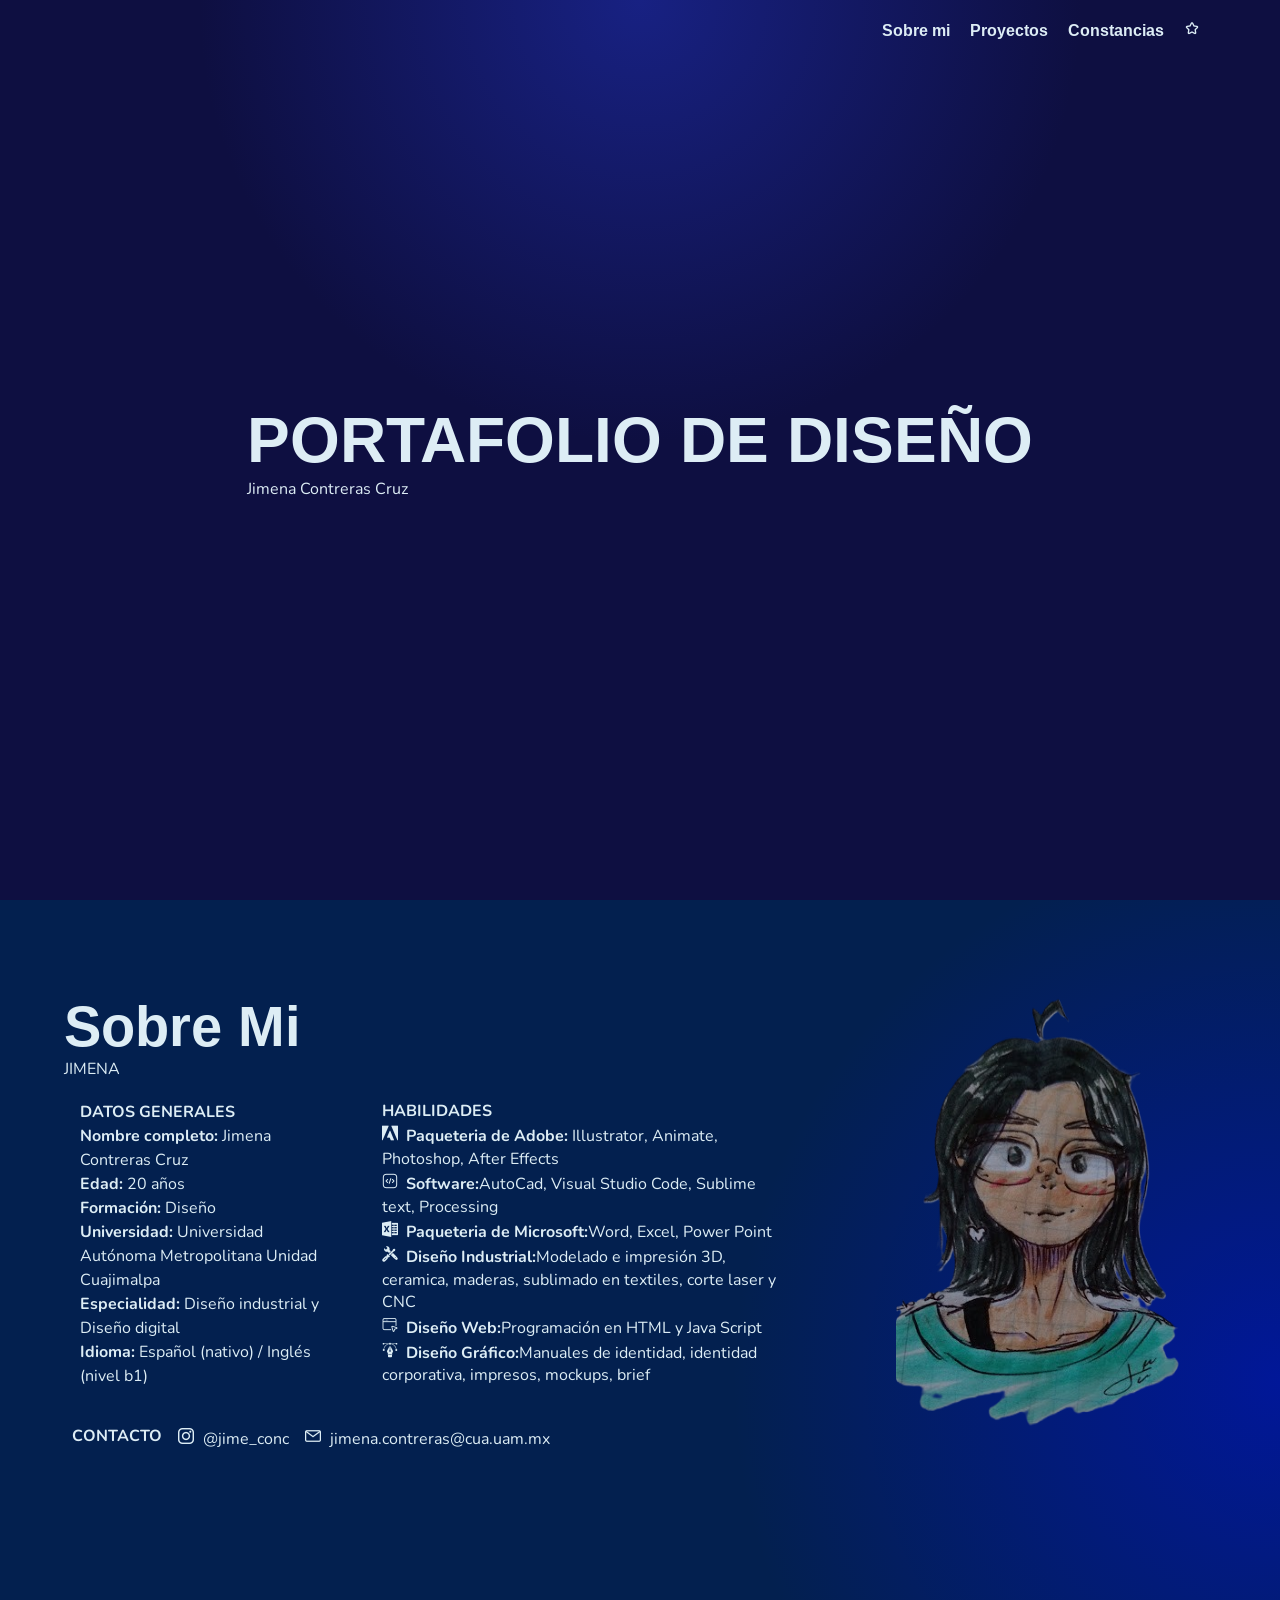
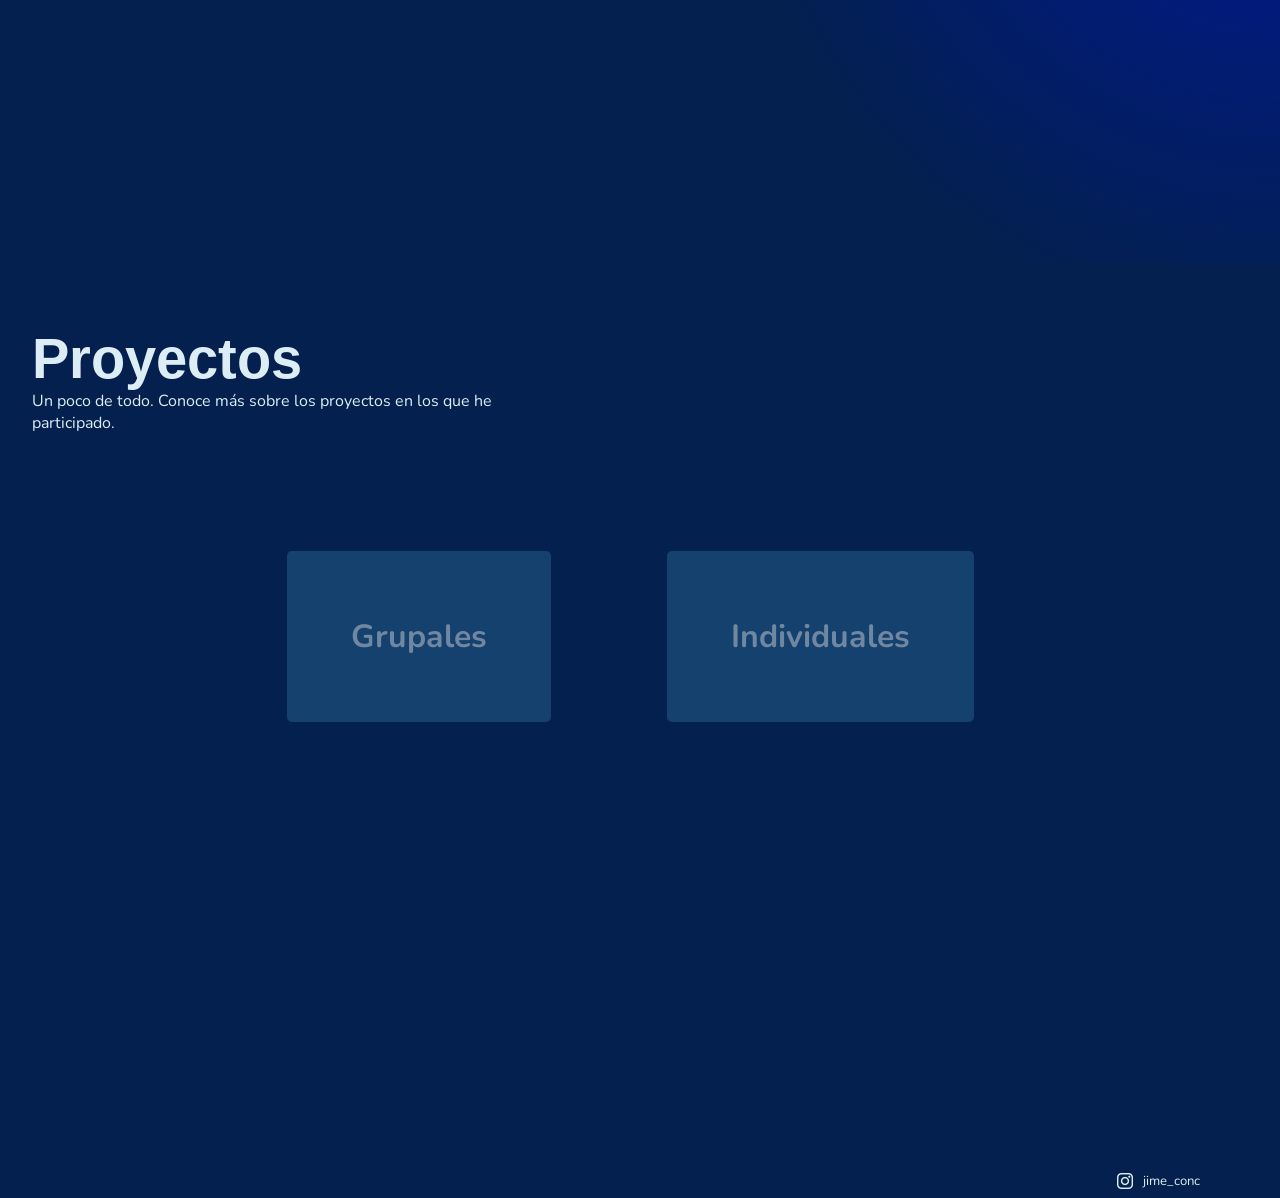
<file: index.html>
<!DOCTYPE html>
<html lang="es">
<head>
    <meta charset="UTF-8">
    <meta name="viewport" content="width=device-width, initial-scale=1.0">
    <title>Portafolio</title>
    <link rel="stylesheet" href="style.css">

    <link rel="preconnect" href="https://fonts.googleapis.com">
<link rel="preconnect" href="https://fonts.gstatic.com" crossorigin>
<link href="https://fonts.googleapis.com/css2?family=Arimo:ital,wght@0,400..700;1,400..700&family=Nunito:ital,wght@0,200..1000;1,200..1000&display=swap" rel="stylesheet">

<link rel="icon" type="image/png" sizes="32x32" href="img\star.png">

</head>

<body>

    <header class="main-header">
    <nav class="nav">
        <ul class="nav-list">
            <li><a class="linea" href="#sec2">Sobre mi</li></a>
            <li><a class="linea" href="#sec3">Proyectos</a></li>
            <li><a class="linea" href="constancias.html">Constancias</a></li>
            <li><a href="#sec1"><img src="img\star.png" alt="inicio"></a></li>
        </ul>
    </nav>
    </header>


     <main class="container">
        <section id="sec1" class="pantalla1">
            
            <div class="content">
                <h1>PORTAFOLIO DE DISEÑO</h1>
                <p>Jimena Contreras Cruz</p>
            </div>
                            <div class="particles">
        <span class="particle"></span>
        <span class="particle"></span>
        <span class="particle"></span>
        <span class="particle"></span>
        <span class="particle"></span>
        <span class="particle"></span>
        <span class="particle"></span>
        <span class="particle"></span>
        <span class="particle"></span>
    </div>
        </section>

        <section id="sec2" class="pantalla2">
        <div class="layout">
            <div class="sobremi"> 
                <h2>Sobre Mi</h2>
                <p>JIMENA</p>

            </div>
            <div class="datos">
                <ul class="datos2">
                <li> <span class="destacado">DATOS GENERALES</span></li>
                <li> <span class="destacado">Nombre completo:</span> Jimena Contreras Cruz</li>
                <li> <span class="destacado">Edad: </span> 20 años</li>
                <li> <span class="destacado">Formación: </span> Diseño</li>
                <li> <span class="destacado">Universidad: </span> Universidad Autónoma Metropolitana Unidad Cuajimalpa</li>
                <li> <span class="destacado">Especialidad: </span> Diseño industrial y Diseño digital</li>
                <li> <span class="destacado">Idioma:</span> Español (nativo) / Inglés (nivel b1)</li>
                </ul>
            </div>
            <div class="foto">
                <img class="yo" src="img\jime.png" alt="yomerengues">
            </div>

            <div class="proyects">
                <ul class="proyects2">
                    <li> <span class="destacado">HABILIDADES</span></li>
                    <li> <img class="habs" src="img\adobe.png" alt=""><span class="destacado">Paqueteria de Adobe:</span> Illustrator, Animate, Photoshop, After Effects</li>
                    <li> <img class="habs" src="img\codigo.png"  alt=""><span class="destacado">Software:</span>AutoCad, Visual Studio Code, Sublime text, Processing</li>
                    <li> <img class="habs" src="img\archivo-excel.png" alt=""><span class="destacado">Paqueteria de Microsoft:</span>Word, Excel, Power Point</li>
                    <li> <img class="habs" src="img\herramientas-manuales.png" alt=""><span class="destacado">Diseño Industrial:</span>Modelado e impresión 3D, ceramica, maderas, sublimado en textiles, corte laser y CNC</li>
                    <li> <img class="habs" src="img\pagina-web (1).png" alt=""><span class="destacado">Diseño Web:</span>Programación en HTML y Java Script</li>
                    <li> <img class="habs" src="img\vector.png" alt=""><span class="destacado">Diseño Gráfico:</span>Manuales de identidad, identidad corporativa, impresos, mockups, brief</li>
                </ul>
            </div>

            <div class="contacto">
                <ul class="redes">
                    <li> <span class="destacado">CONTACTO</span></li>
                    <li> <img class="reds" src="img\insta.png" alt=""> @jime_conc</li>
                    <li> <img class="reds" src="img\correo-electronico.png" alt=""> jimena.contreras@cua.uam.mx</li>
                    
                </ul>
            </div>

        </div> <!--fin del layout1-->
        </section>  
         
        <!--sección de proyectos INICIO botones-->
        <section id="sec3" class="pantalla3">
            <div class="layout">
            <div class="sobremi"> 
                <h2>Proyectos</h2>
                <p>Un poco de todo. Conoce más sobre los proyectos en los que he participado.</p>
            </div>

            <div class="equi-indi">
                <a href="equipo.html"><section class="lleva"><span class="destacado">Grupales</span></section> </a> 
                <a href="indi.html"><section class="lleva"> <span class="destacado">Individuales</span></section></a>
            </div>
            </div> <!--fin layout-->

     </main>

     <footer id="sec5">
            <img src="img\insta.png" alt=""> <a class="linea" href="https://www.instagram.com/jime_conc/"><p>jime_conc</p></a>
        </footer>

</body>
</html>
</file>
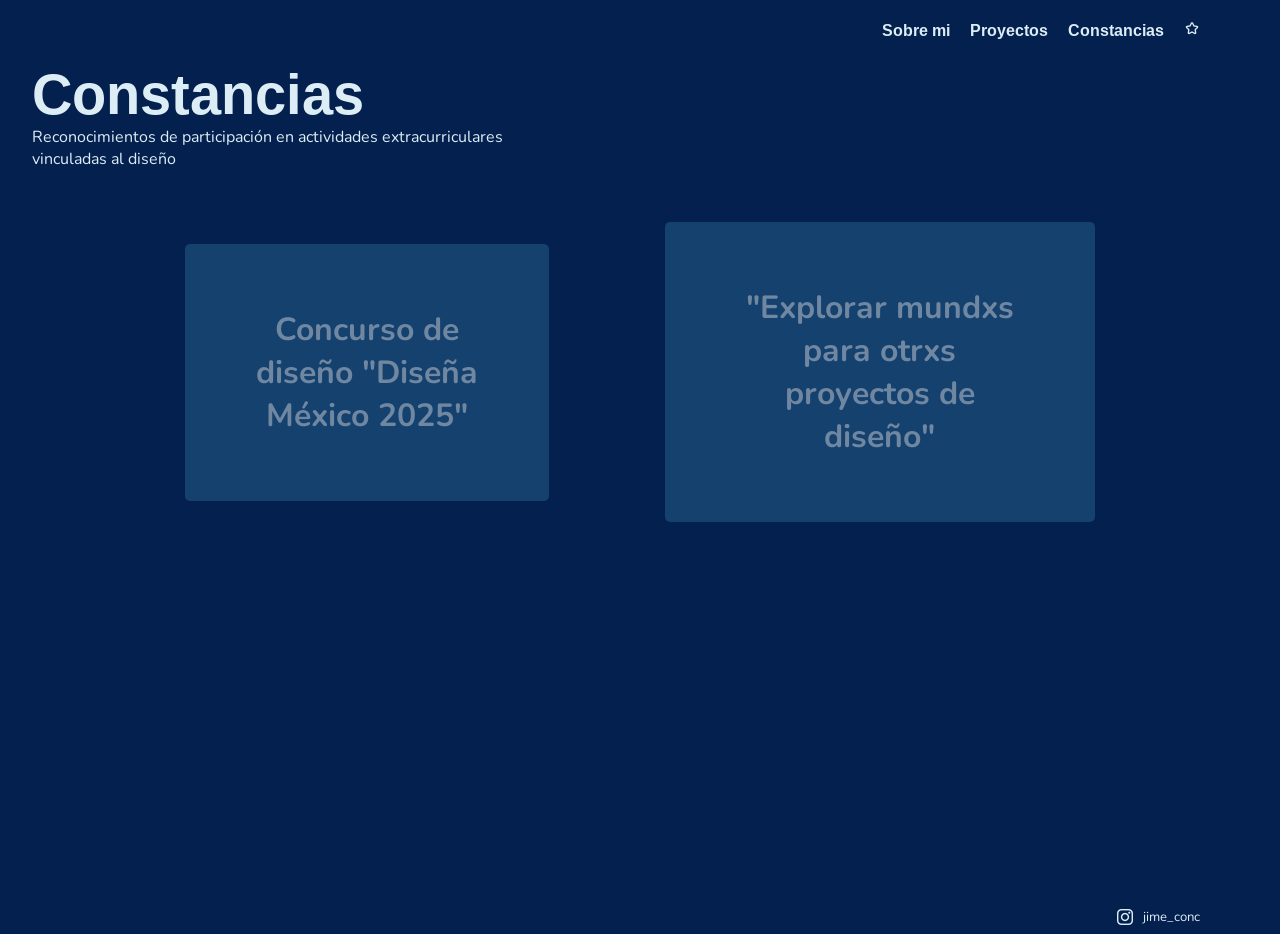
<file: constancias.html>
<!DOCTYPE html>
<html lang="es">
<head>
    <meta charset="UTF-8">
    <meta name="viewport" content="width=device-width, initial-scale=1.0">
    <title>Portafolio</title>
    <link rel="stylesheet" href="style.css">

    <link rel="preconnect" href="https://fonts.googleapis.com">
<link rel="preconnect" href="https://fonts.gstatic.com" crossorigin>
<link href="https://fonts.googleapis.com/css2?family=Arimo:ital,wght@0,400..700;1,400..700&family=Nunito:ital,wght@0,200..1000;1,200..1000&display=swap" rel="stylesheet">

<link rel="icon" type="image/png" sizes="32x32" href="img\star.png">

</head>

<body>

    <header class="main-header">
    <nav class="nav">
        <ul class="nav-list">
            <li><a class="linea" href="index.html#sec2">Sobre mi</li></a>
            <li><a class="linea" href="index.html#sec3">Proyectos</a></li>
            <li><a class="linea" href="constancias.html">Constancias</a></li>
            <li><a href="index.html"><img src="img\star.png" alt="inicio"></a></li>
        </ul>
    </nav>
    </header>

        <!--sección de proyectos INICIO botones-->
        <section id="sec3" class="pantalla3">
            <div class="layout">
            <div class="sobremi"> 
                <h2>Constancias</h2>
                <p>Reconocimientos de participación en actividades extracurriculares vinculadas al diseño</p>
            </div>

            <div class="equi-indi2">
                <a href="2.IXCA_Reconocimiento_Producto_Mobiliario_Estudiante"><section class="lleva"><span class="destacado">Concurso de diseño "Diseña México 2025"</span></section> </a> 
                <a href="PARTICIPACION_CONSTANCIA_JIMENA.pdf"><section class="lleva"> <span class="destacado">"Explorar mundxs para otrxs proyectos de diseño"</span></section></a>
            </div>
            </div> <!--fin layout-->

     </main>

     <footer id="sec5">
            <img src="img\insta.png" alt=""> <a class="linea" href="https://www.instagram.com/jime_conc/"><p>jime_conc</p></a>
        </footer>

</body>
</html>
</file>
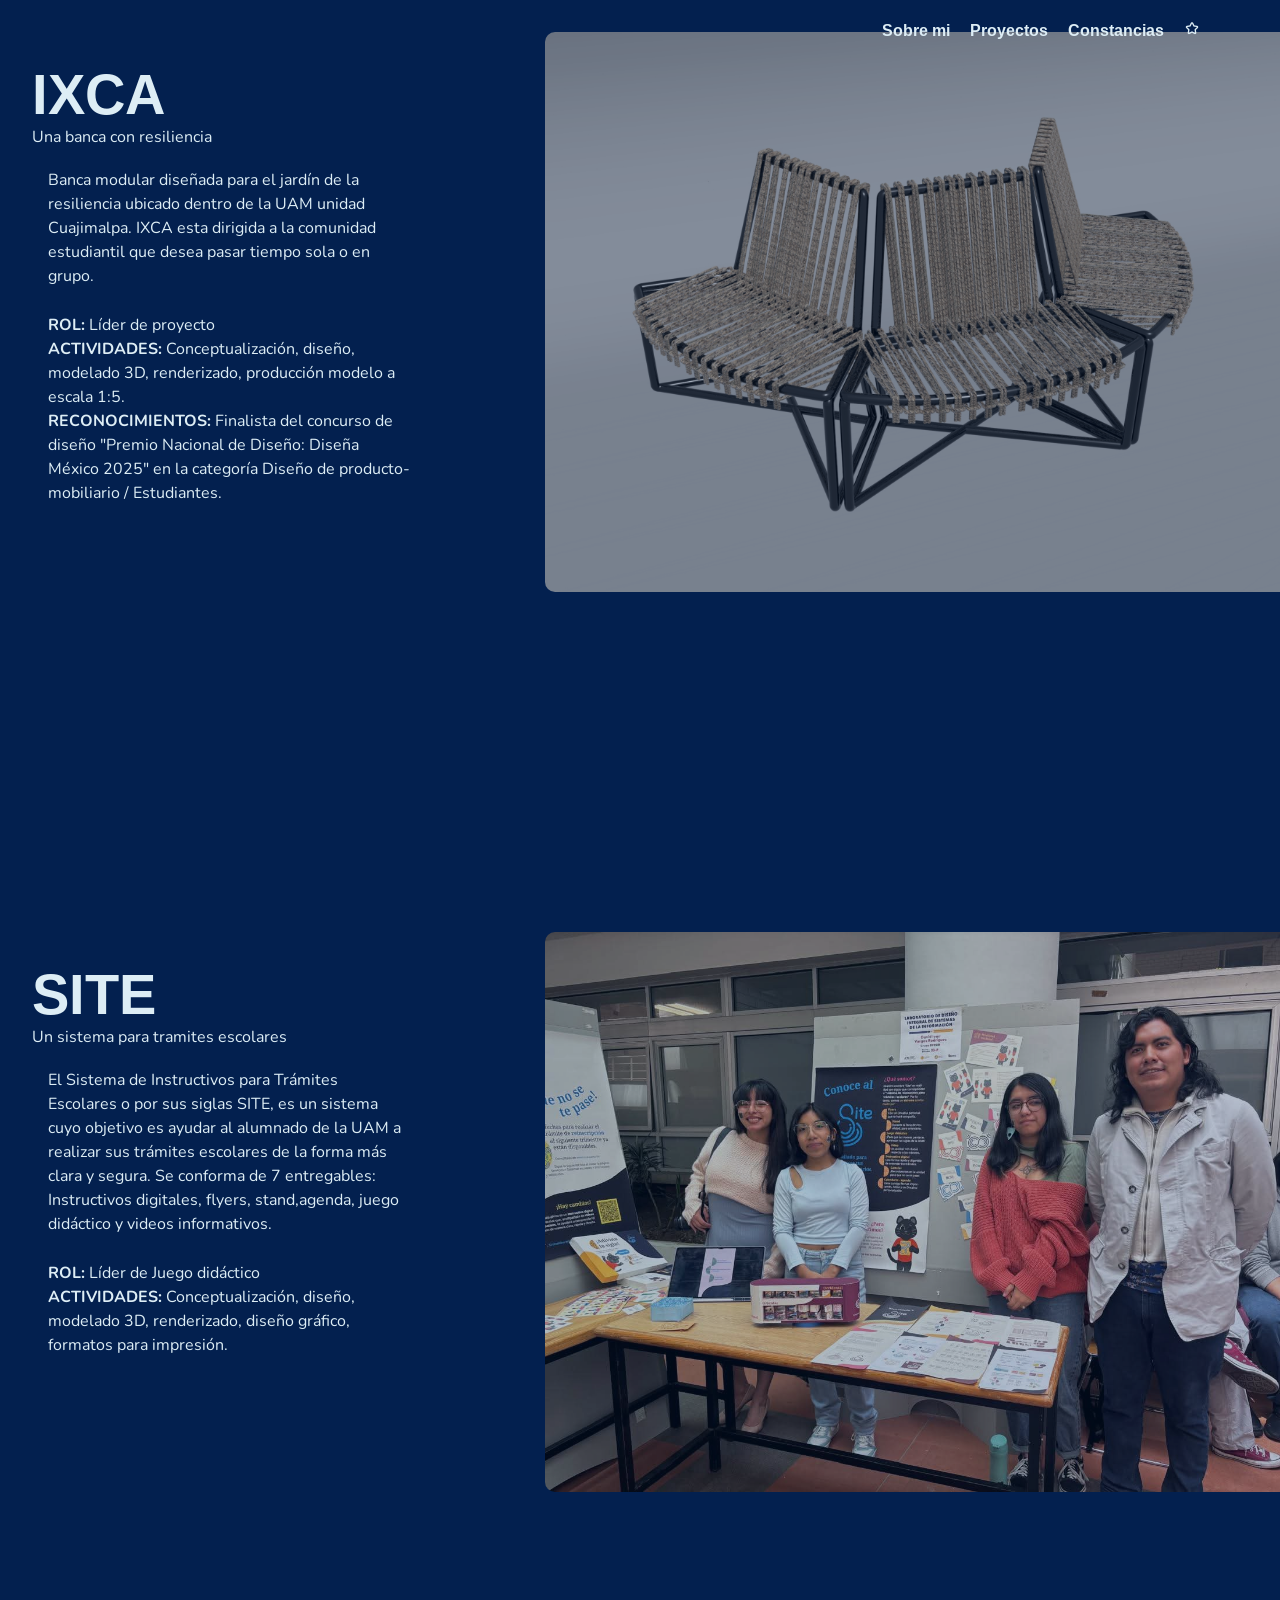
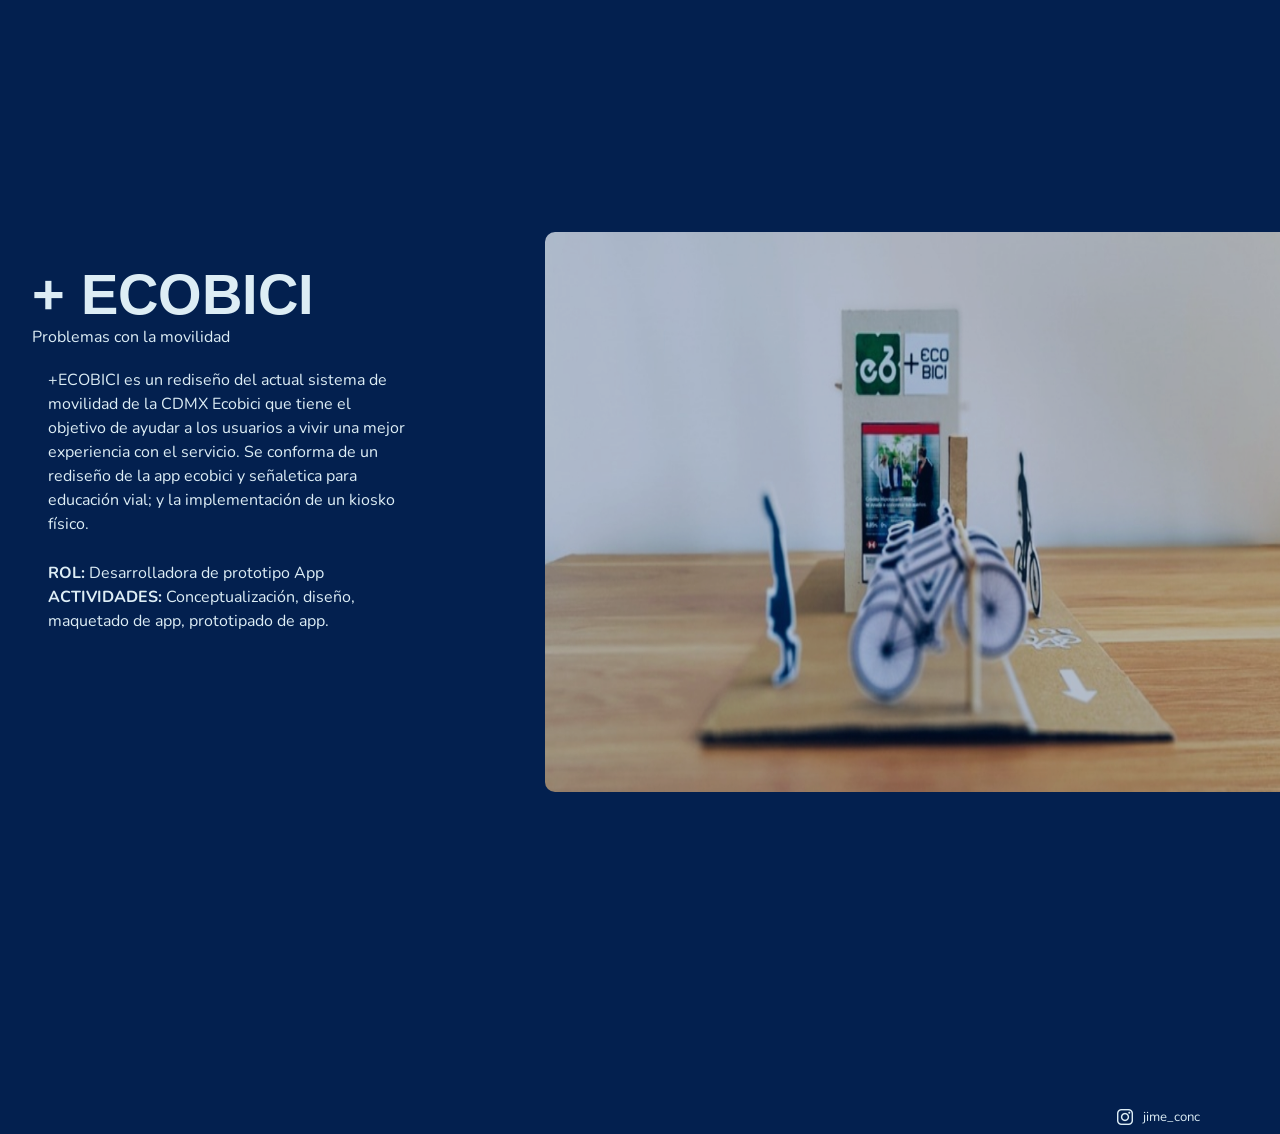
<file: equipo.html>
<!DOCTYPE html>
<html lang="es">
<head>
    <meta charset="UTF-8">
    <meta name="viewport" content="width=device-width, initial-scale=1.0">
    <title>Portafolio</title>
    <link rel="stylesheet" href="style.css">

    <link rel="preconnect" href="https://fonts.googleapis.com">
<link rel="preconnect" href="https://fonts.gstatic.com" crossorigin>
<link href="https://fonts.googleapis.com/css2?family=Arimo:ital,wght@0,400..700;1,400..700&family=Nunito:ital,wght@0,200..1000;1,200..1000&display=swap" rel="stylesheet">

<link rel="icon" type="image/png" sizes="32x32" href="img\star.png">

</head>

<body>

    <header class="main-header">
    <nav class="nav">
        <ul class="nav-list">
            <li><a href="index.html#sec2">Sobre mi</a></li>
            <li><a href="index.html#sec3">Proyectos</a></li>
            <li><a href="constancias.html">Constancias</a></li>
            <li><a href="index.html"><img src="img\star.png" alt="inicio"></a></li>
        </ul>
    </nav>
    </header>


     <main class="container">
            <!--proyectos en equipo-->
            <section id="IXCA" class="IXCA">
            <div class="layout">
            <div class="sobremi"> 
                <h2>IXCA</h2>
                <p>Una banca con resiliencia</p>
            </div>
            <div class="descripcion">
                <ul class="descripcion2">
                    <li class="des"> Banca modular diseñada para el jardín de la resiliencia ubicado dentro de la UAM unidad Cuajimalpa. IXCA esta dirigida a la comunidad estudiantil que desea pasar tiempo sola o en grupo.</li>
                    <li> <span class="destacado"> ROL:</span> Líder de proyecto</li>
                    <li> <span class="destacado"> ACTIVIDADES:</span> Conceptualización, diseño, modelado 3D, renderizado, producción modelo a escala 1:5.</li>
                    <li> <span class="destacado"> <a href="2.IXCA_Reconocimiento_Producto_Mobiliario_Estudiante"> RECONOCIMIENTOS:</span> Finalista del concurso de diseño "Premio Nacional de Diseño: Diseña México 2025" en la categoría Diseño de producto-mobiliario / Estudiantes.</a></li>
                </ul>

               </div>
                <div class="galeria" > <a href="galixca.html">
                    <img a class="cosas" src="img\acomodo 1.jpg" alt=""></a>
                </div>
            
            </div>
            </section>

            <section id="SITE" class="SITE">
            <div class="layout">
            <div class="sobremi"> 
                <h2>SITE</h2>
                <p>Un sistema para tramites escolares</p>
            </div>
            <div class="descripcion">
                <ul class="descripcion2">
                    <li class="des"> El Sistema de Instructivos para Trámites Escolares o por sus siglas SITE, es un sistema cuyo objetivo es ayudar al alumnado de la UAM a realizar sus trámites escolares de la forma más clara y segura. Se conforma de 7 entregables: Instructivos digitales, flyers, stand,agenda, juego didáctico y videos informativos.</li>
                    <li> <span class="destacado"> ROL:</span> Líder de Juego didáctico</li>
                    <li> <span class="destacado"> ACTIVIDADES:</span> Conceptualización, diseño, modelado 3D, renderizado, diseño gráfico, formatos para impresión.</li>
                </ul>

               </div>
                <div class="galeria"> <a href="galsite.html">
                    <img class="cosas" src="img\site.jpg" alt=""></a>
                </div>
            </div>
            </section>

            <section id="ecobici" class="ecobici">
            <div class="layout">
            <div class="sobremi"> 
                <h2>+ ECOBICI</h2>
                <p>Problemas con la movilidad</p>
            </div>
            <div class="descripcion">
                <ul class="descripcion2">
                    <li class="des"> +ECOBICI es un rediseño del actual sistema de movilidad de la CDMX Ecobici que tiene el objetivo de ayudar a los usuarios a vivir una mejor experiencia con el servicio. Se conforma de un rediseño de la app ecobici y señaletica para educación vial; y la implementación de un kiosko físico.</li>
                    <li> <span class="destacado"> ROL:</span> Desarrolladora de prototipo App</li>
                    <li> <span class="destacado"> ACTIVIDADES:</span> Conceptualización, diseño, maquetado de app, prototipado de app.</li>
                </ul>

                
               </div>
                <div class="galeria"> <a href="galeco.html">
                    <img class="cosas" src="img\ecobici.jpg" alt=""></a>
                </div>
            </div>
        </section>
     </main>

     <footer id="sec5">
            <img src="img\insta.png" alt=""><a class="linea" href="https://www.instagram.com/jime_conc/"><p>jime_conc</p></a>
        </footer>


    
</body>
</html>
</file>
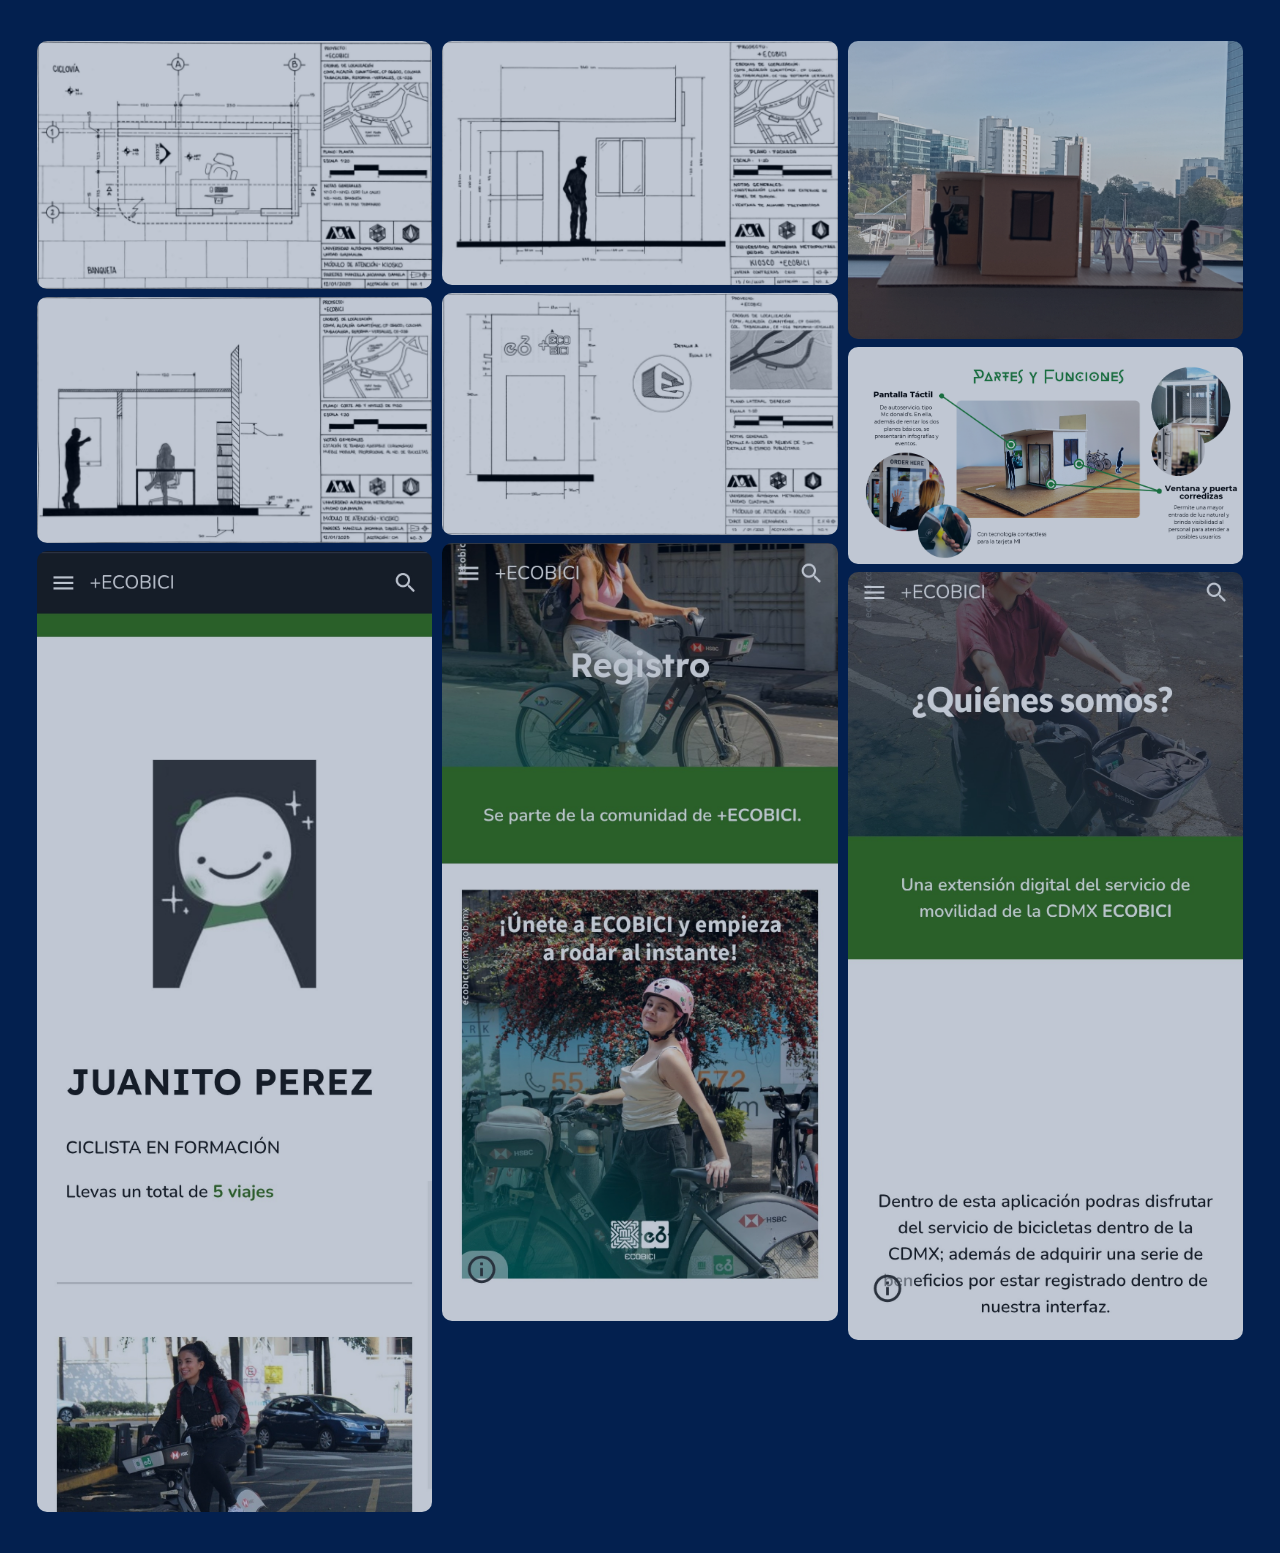
<file: galeco.html>
<!DOCTYPE html>
<html lang="en">
<head>
    <meta charset="UTF-8">
    <meta name="viewport" content="width=device-width, initial-scale=1.0">
    <title>Portafolio</title>
    <link rel="stylesheet" href="style.css">
</head>
<body>
    
    <div class="gal">
        <div class="column">  
            <img class="juan"src="ecobici\Captura de pantalla 2026-04-03 201654.png" alt="">
            <img class="juan" src="ecobici\Captura de pantalla 2026-04-03 202318.png" alt="">
            <img class="juan" src="ecobici\app1.jpg" alt="">
        </div>
   
        <div class="column">
            
            <img class="juan" src="ecobici\Captura de pantalla 2026-04-03 201703.png" alt="">
            <img class="juan" src="ecobici\Captura de pantalla 2026-04-03 202324.png" alt="">
            <img class="juan" src="ecobici\app2.jpg" alt="">
        </div>
   
        <div class="column">
           
            <img class="juan" src="ecobici\IMG20250116101833.jpg" alt="">
            <img class="juan" src="ecobici\da.png" alt="">
             <img class="juan" src="ecobici\app3.jpg" alt="">
        </div>
    </div>

</body>
</html>
</file>
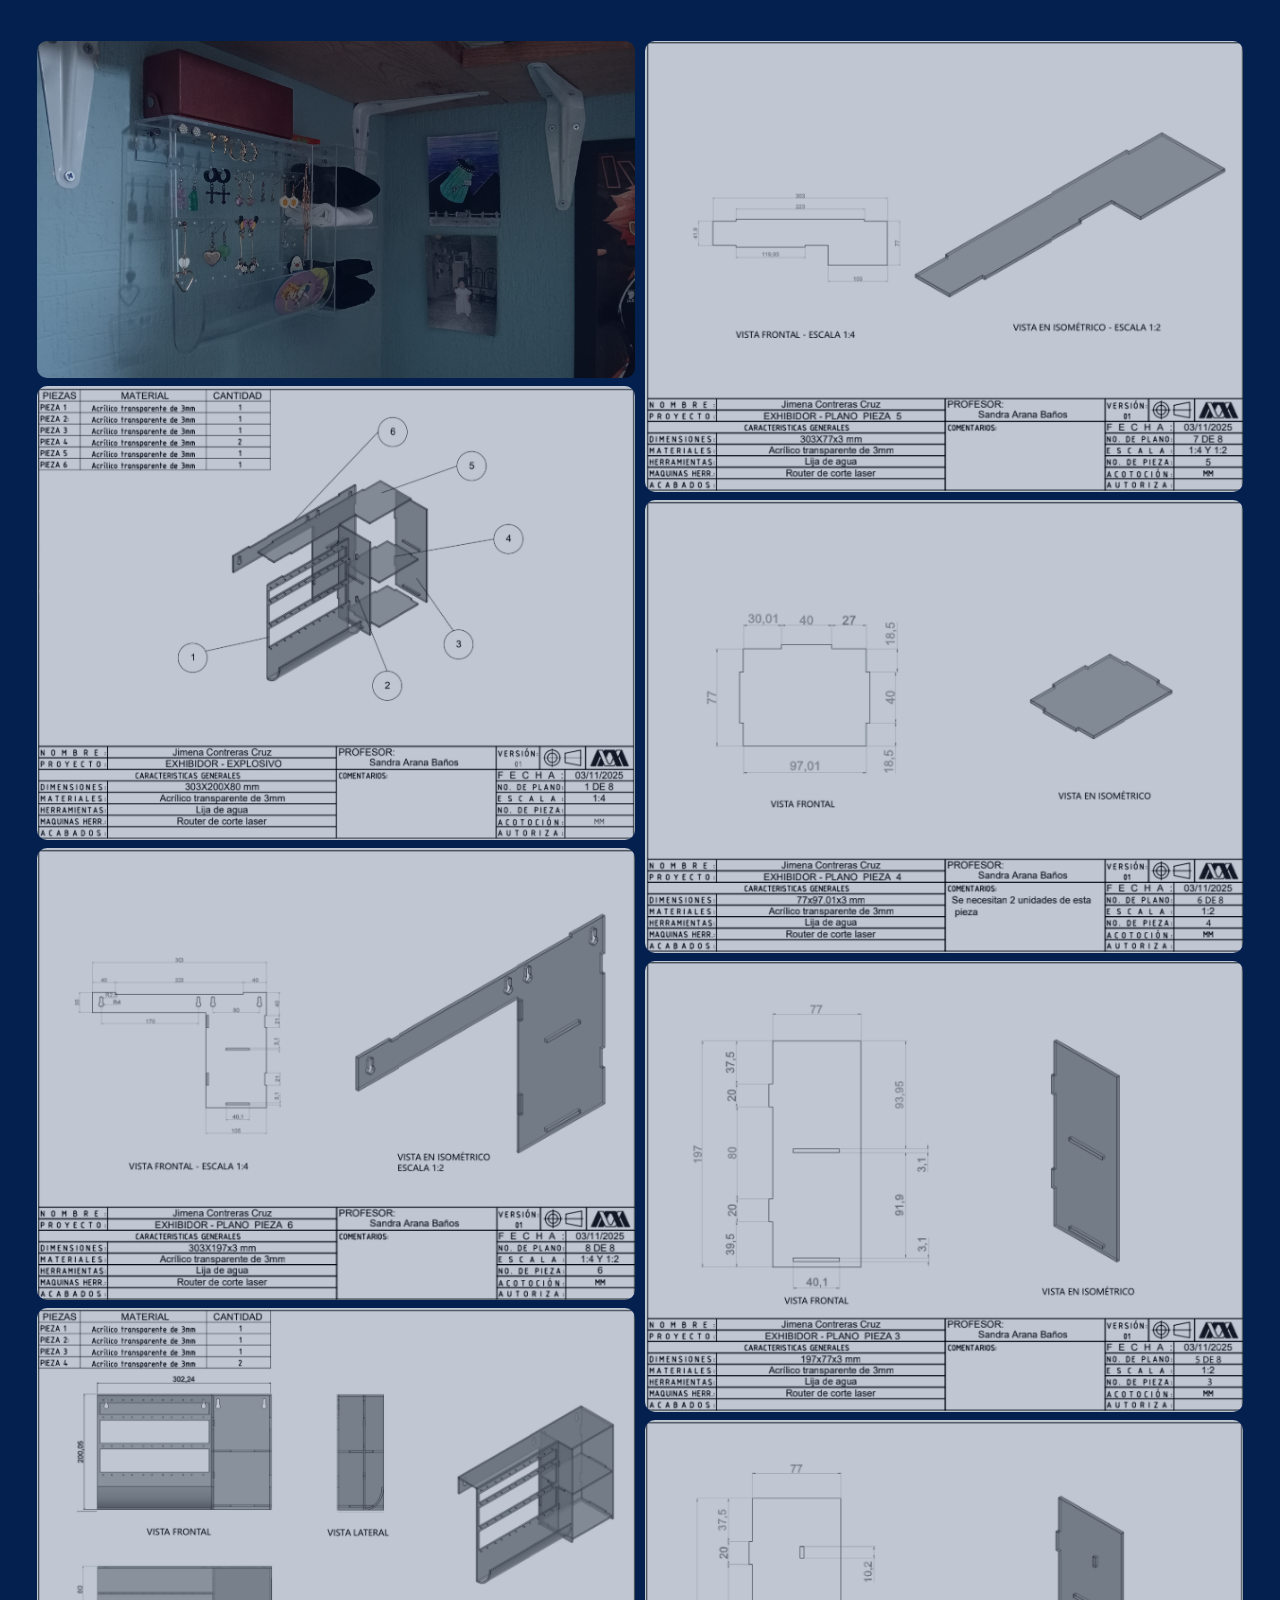
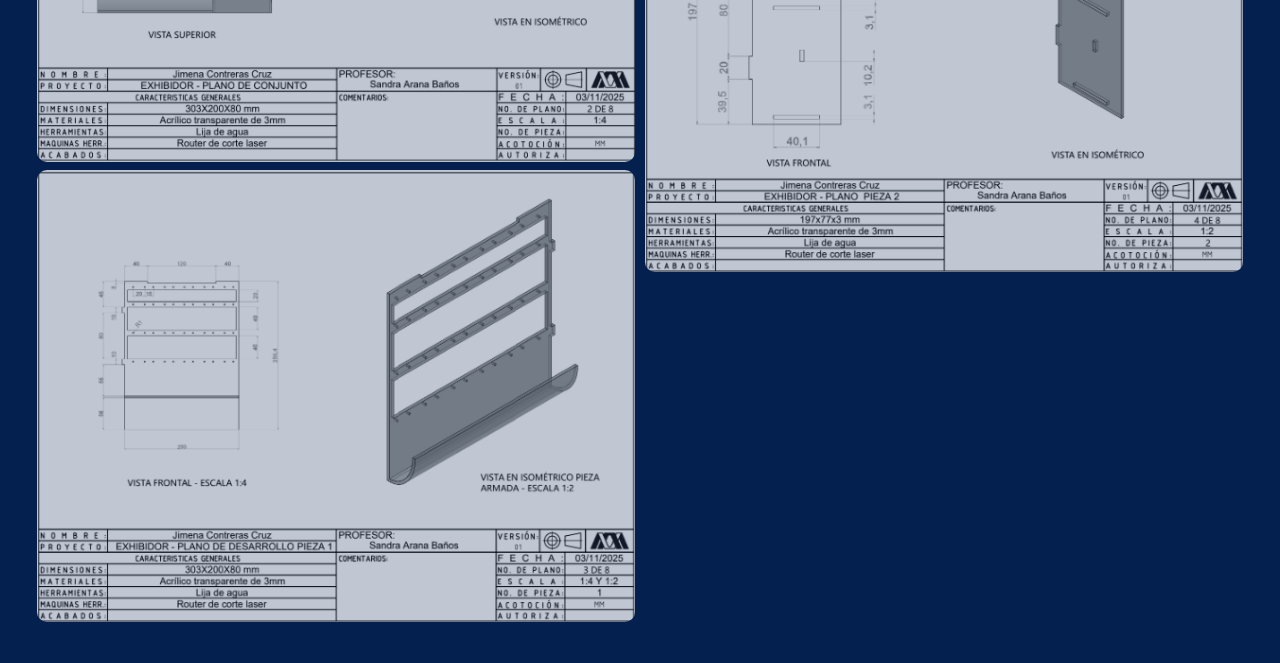
<file: galeex.html>
<!DOCTYPE html>
<html lang="en">
<head>
    <meta charset="UTF-8">
    <meta name="viewport" content="width=device-width, initial-scale=1.0">
    <title>Portafolio</title>
    <link rel="stylesheet" href="style.css">
</head>
<body>
    
    <div class="gal">
        <div class="column">  
            <img class="juan" src="exhibidor\IMG20251114155823.jpg" alt="">
            <img class="juan" src="exhibidor\Captura de pantalla 2026-04-03 204110.png" alt="">
            <img class="juan" src="exhibidor\Captura de pantalla 2026-04-03 204147.png" alt="">
            <img class="juan"src="exhibidor\Captura de pantalla 2026-04-03 204122.png" alt="">
            <img class="juan" src="exhibidor\Captura de pantalla 2026-04-03 204239.png" alt="">
        </div>
   
        <div class="column"> 
            
            <img class="juan" src="exhibidor\Captura de pantalla 2026-04-03 204153.png" alt="">
            <img class="juan" src="exhibidor\Captura de pantalla 2026-04-03 204207.png" alt="">
            <img class="juan" src="exhibidor\Captura de pantalla 2026-04-03 204216.png" alt="">
            <img class="juan"src="exhibidor\Captura de pantalla 2026-04-03 204228.png" alt="">
        </div>

    </div>

</body>
</html>
</file>
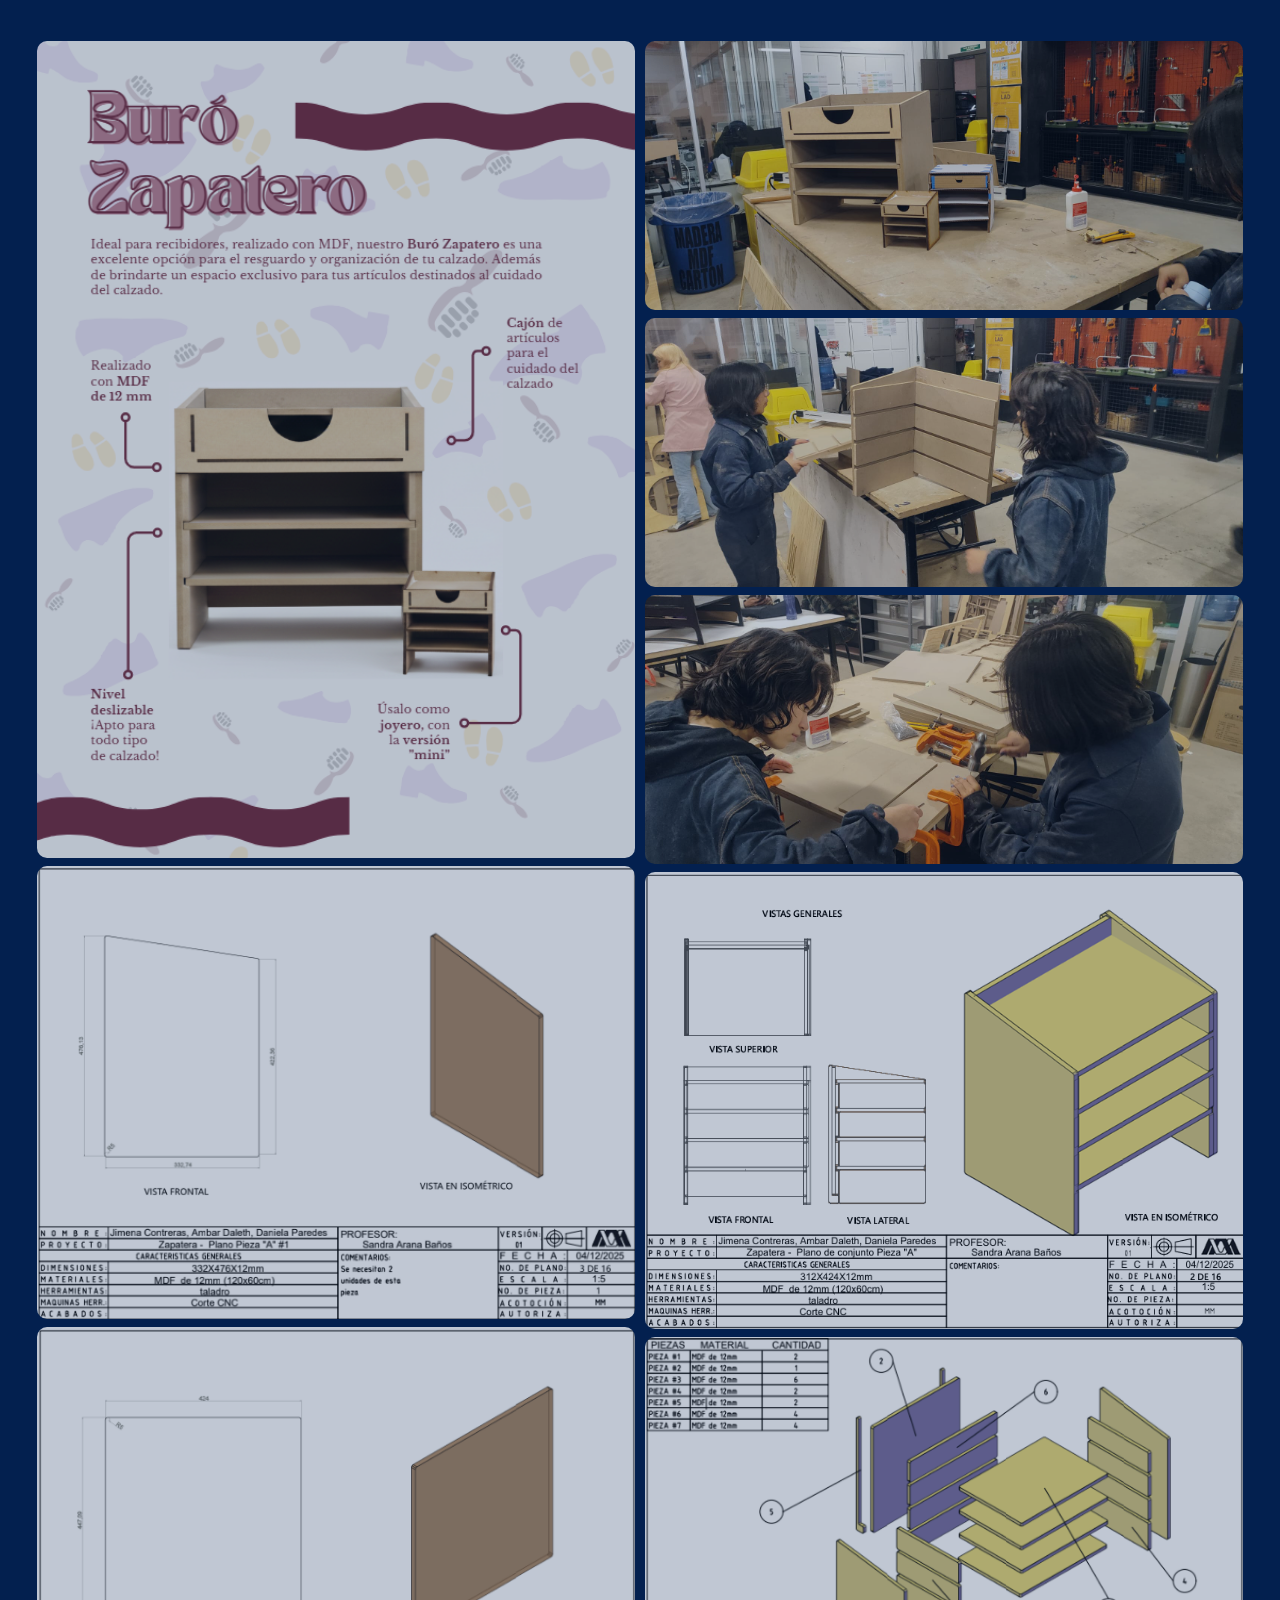
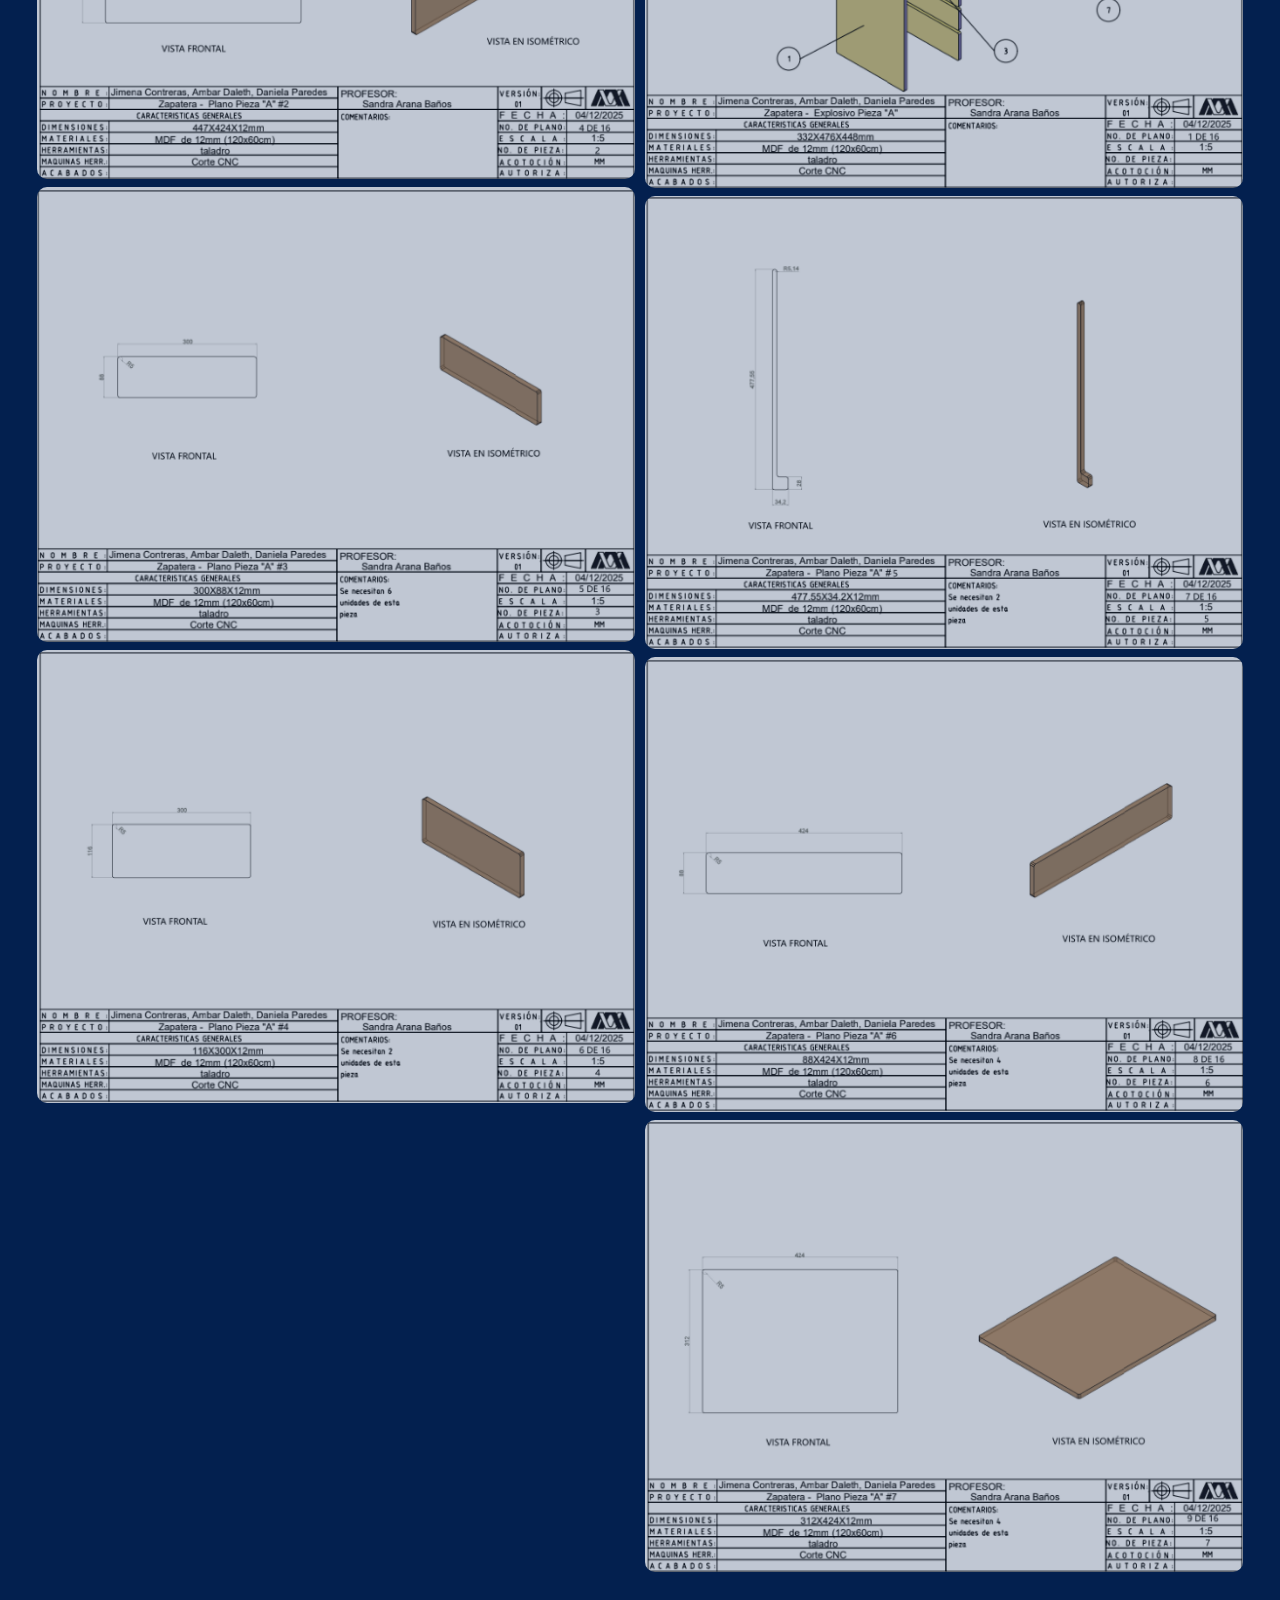
<file: galemueble.html>
<!DOCTYPE html>
<html lang="en">
<head>
    <meta charset="UTF-8">
    <meta name="viewport" content="width=device-width, initial-scale=1.0">
    <title>Portafolio</title>
    <link rel="stylesheet" href="style.css">
</head>
<body>
    
    <div class="gal">
        <div class="column">  
            <img class="juan"src="mueble\1.png" alt="">
            <img class="juan" src="mueble\Captura de pantalla 2026-04-03 204445.png" alt="">
            <img class="juan" src="mueble\Captura de pantalla 2026-04-03 204456.png" alt="">
            <img class="juan"src="mueble\Captura de pantalla 2026-04-03 204505.png" alt="">
            <img class="juan" src="mueble\Captura de pantalla 2026-04-03 204518.png" alt="">
        </div>
   
        <div class="column"> 
            
            <img class="juan" src="mueble\IMG-20251215-WA0058.jpg" alt="">
            <img class="juan" src="mueble\IMG-20251215-WA0059.jpg" alt="">
            <img class="juan" src="mueble\IMG-20251215-WA0066.jpg" alt="">
            <img class="juan" src="mueble\2.png" alt="">
            <img class="juan" src="mueble\3.png" alt="">
            <img class="juan" src="mueble\Captura de pantalla 2026-04-03 204527.png" alt="">
            <img class="juan" src="mueble\Captura de pantalla 2026-04-03 204536.png" alt="">
            <img class="juan" src="mueble\Captura de pantalla 2026-04-03 204543.png" alt="">
        </div>

    </div>

</body>
</html>
</file>
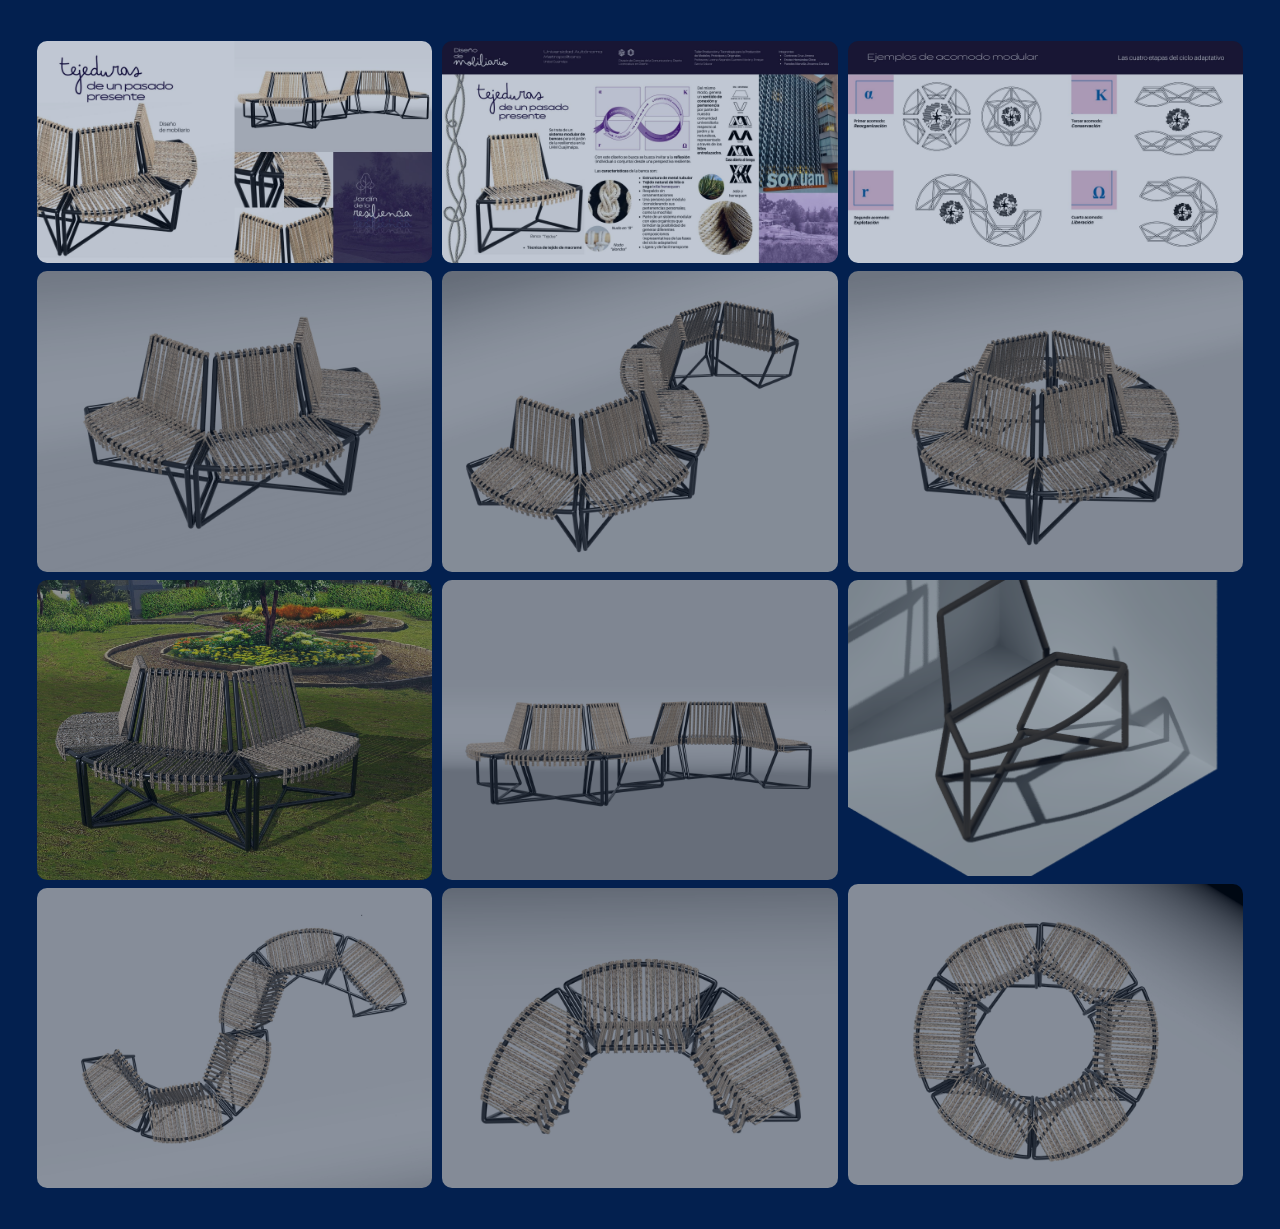
<file: galixca.html>
<!DOCTYPE html>
<html lang="en">
<head>
    <meta charset="UTF-8">
    <meta name="viewport" content="width=device-width, initial-scale=1.0">
    <title>Portafolio</title>
    <link rel="stylesheet" href="style.css">
</head>
<body>
    
    <div class="gal">
        <div class="column">
            <img class="juan" src="ixca\1. Portada.jpg" alt="">
            <img class="juan"src="ixca\acomodo  reorganización.jpg" alt="">
            <img class="juan" src="ixca\Acomodo 1_en contexto.jpg" alt="">
            <img class="juan" src="ixca\vista en planta_acomodo explotación.jpg" alt="">
        </div>
   
        <div class="column">
            <img class="juan" src="ixca\2. Concepto y características.jpg" alt="">
            <img class="juan" src="ixca\acomodo explotación (1).jpg" alt="">
            <img class="juan" src="ixca\acomodo explotación.jpg" alt="">
            <img class="juan" src="ixca\vista en planta_acomodo reorganización (1).jpg" alt="">
        </div>
   
        <div class="column">
            <img class="juan" src="ixca\5. Acomodos.jpg" alt="">
            <img class="juan" src="ixca\acomodo reorganización.jpg" alt="">
            <img class="juan" src="ixca\banca.png" alt="">
            <img class="juan" src="ixca\vista en planta_acomodo reorganización.jpg" alt="">
        </div>
    </div>



</body>
</html>
</file>
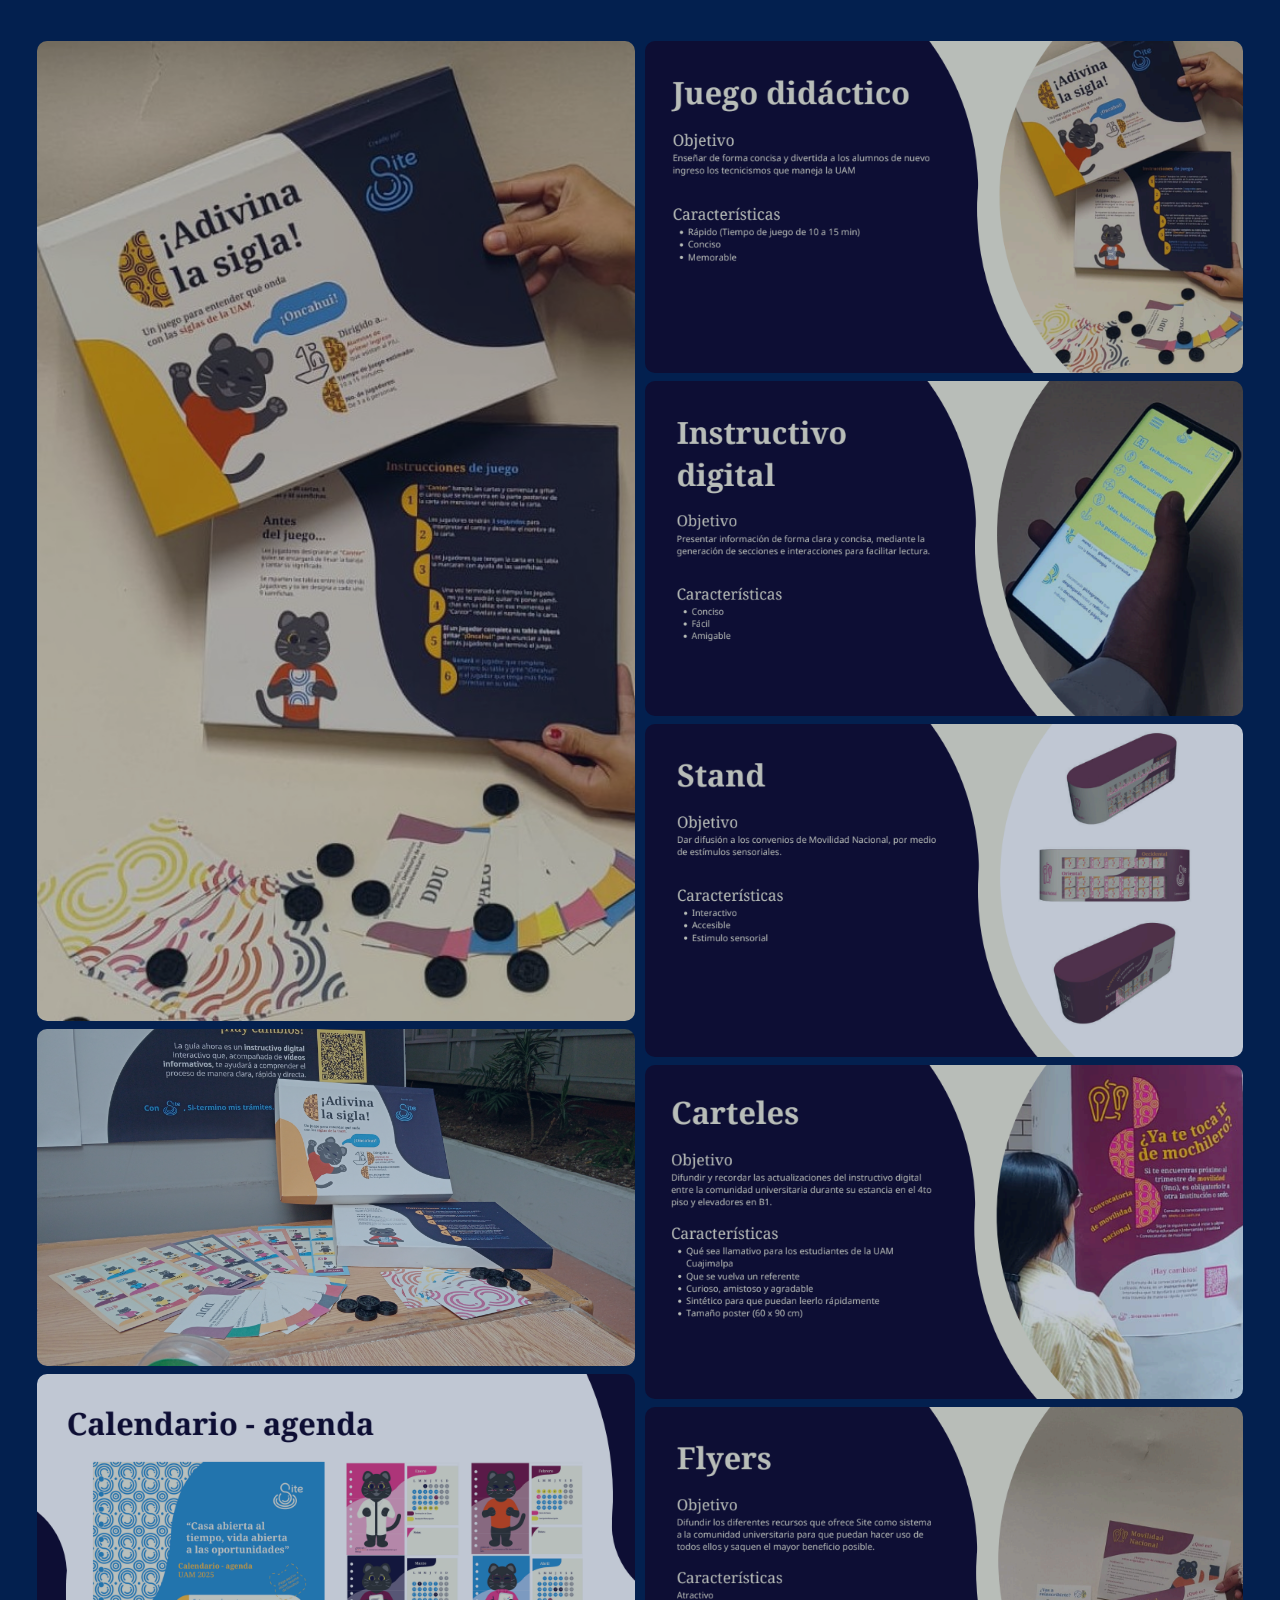
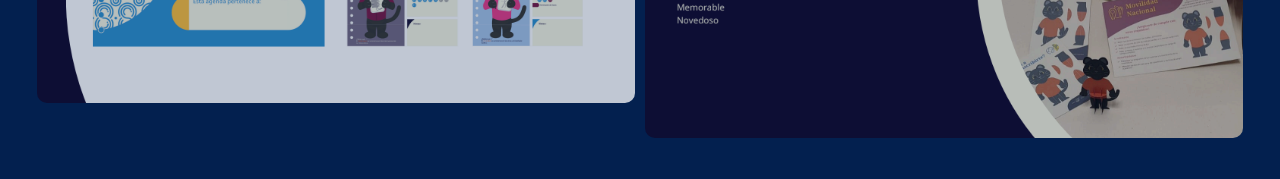
<file: galsite.html>
<!DOCTYPE html>
<html lang="en">
<head>
    <meta charset="UTF-8">
    <meta name="viewport" content="width=device-width, initial-scale=1.0">
    <title>Portafolio</title>
    <link rel="stylesheet" href="style.css">
</head>
<body>
    
    <div class="gal">
        <div class="column">
            <img class="juan" src="site\IMG-20250807-WA0025.jpg" alt="">
            <img class="juan" src="site\IMG20250808094104.jpg" alt="">
            <img class="juan"src="site\Captura de pantalla 2026-04-02 233302.png" alt="">
            
        </div>
   
        <div class="column">
            <img class="juan" src="site\Captura de pantalla 2026-04-02 233239.png" alt="">
            <img class="juan" src="site\Captura de pantalla 2026-04-02 233213.png" alt="">
            <img class="juan" src="site\Captura de pantalla 2026-04-02 233228.png" alt="">
            <img class="juan" src="site\Captura de pantalla 2026-04-02 233252.png" alt="">
            <img class="juan" src="site\Captura de pantalla 2026-04-02 233220.png" alt="">
        </div>

    </div>



</body>
</html>
</file>
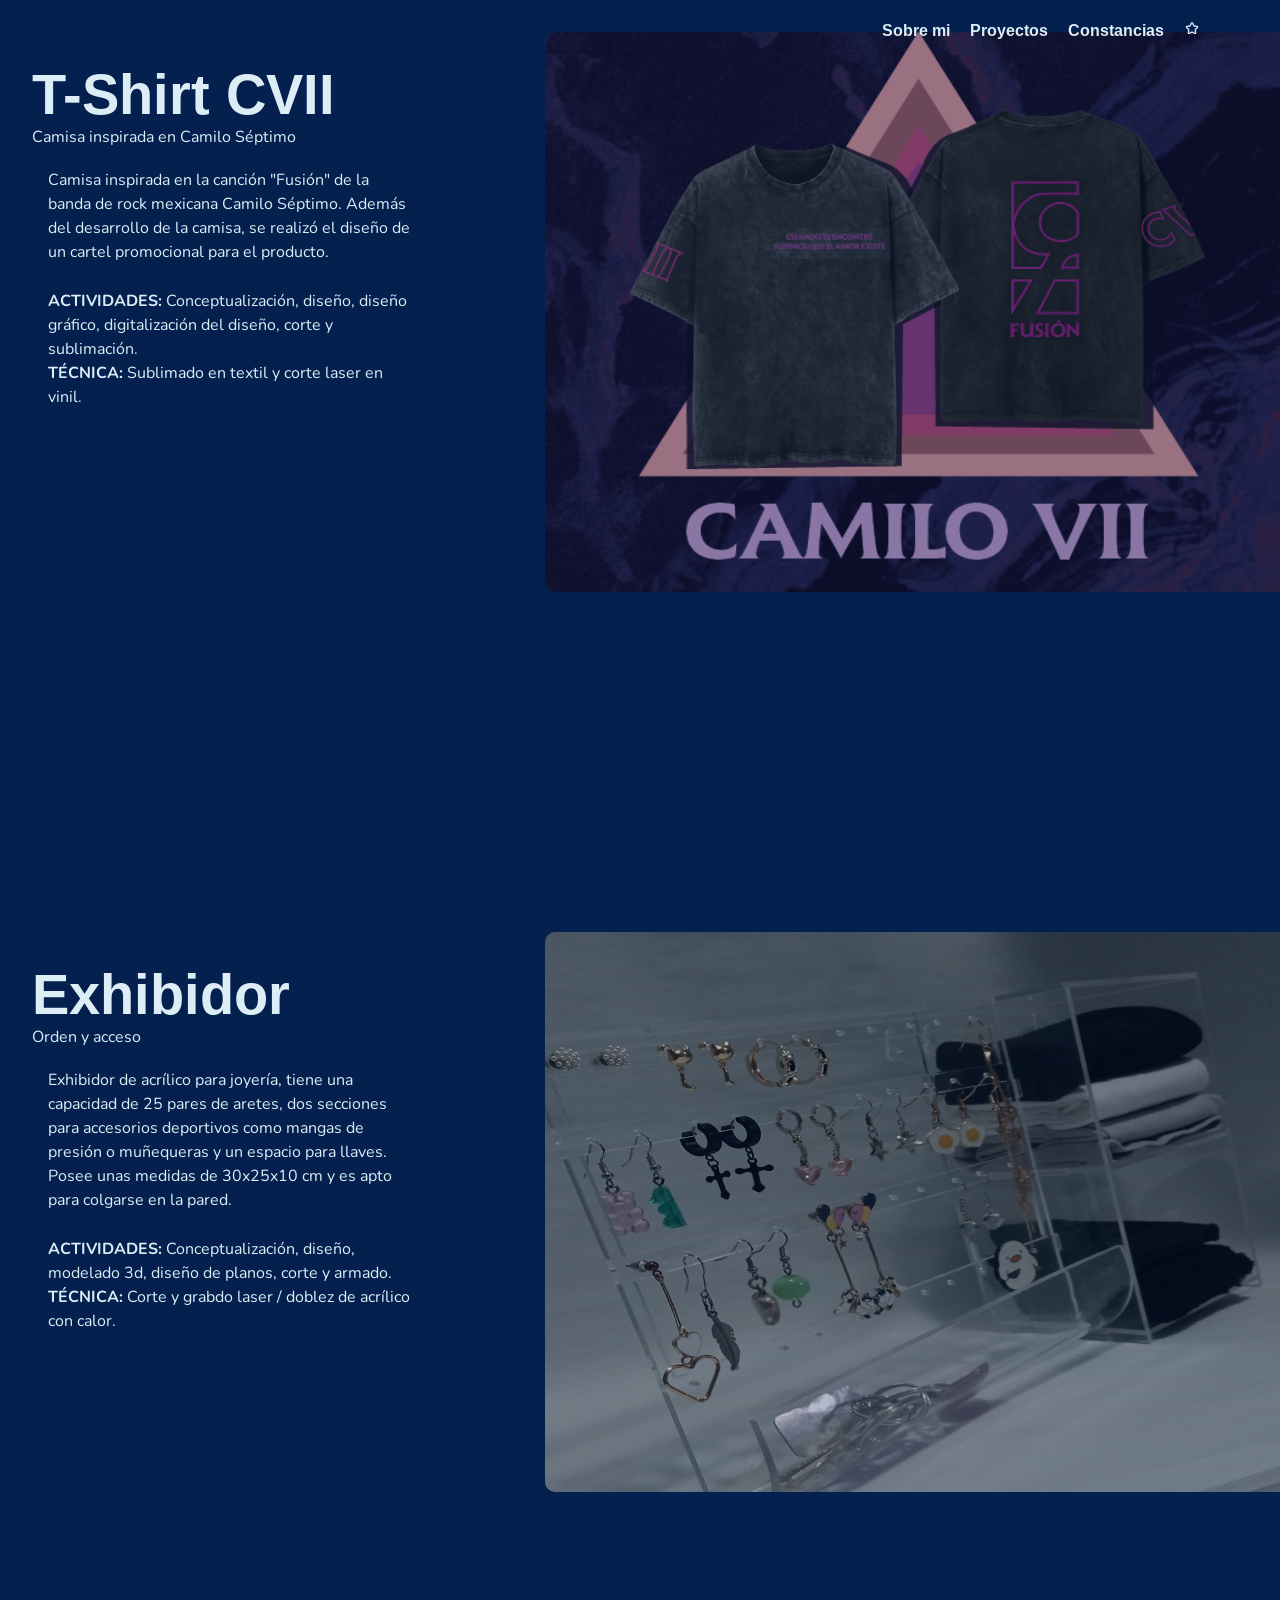
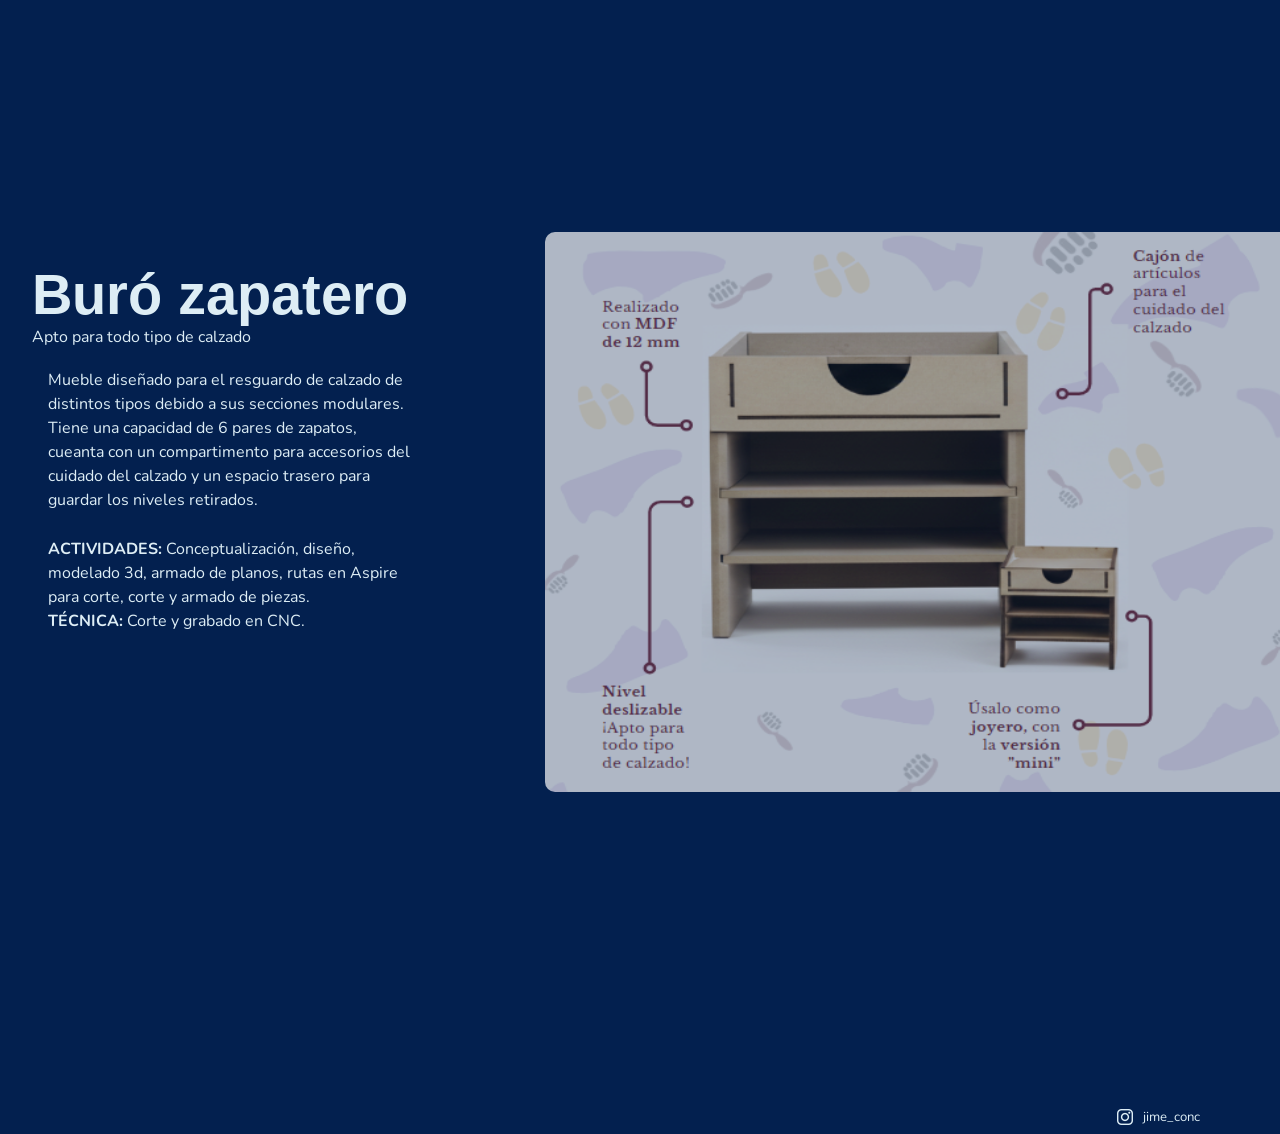
<file: indi.html>
<!DOCTYPE html>
<html lang="es">
<head>
    <meta charset="UTF-8">
    <meta name="viewport" content="width=device-width, initial-scale=1.0">
    <title>Portafolio</title>
    <link rel="stylesheet" href="style.css">

    <link rel="preconnect" href="https://fonts.googleapis.com">
<link rel="preconnect" href="https://fonts.gstatic.com" crossorigin>
<link href="https://fonts.googleapis.com/css2?family=Arimo:ital,wght@0,400..700;1,400..700&family=Nunito:ital,wght@0,200..1000;1,200..1000&display=swap" rel="stylesheet">

<link rel="icon" type="image/png" sizes="32x32" href="img\star.png">

</head>

<body>

    <header class="main-header">
    <nav class="nav">
        <ul class="nav-list">
            <li><a href="index.html#sec2">Sobre mi</a></li>
            <li><a href="index.html#sec3">Proyectos</a></li>
            <li><a href="constancias.html">Constancias</a></li>
            <li><a href="index.html"><img src="img\star.png" alt="inicio"></a></li>
        </ul>
    </nav>
    </header>


     <main class="container">
        <!--individuales-->

        <section id="CVII" class="CVII">
            <div class="layout">
            <div class="sobremi"> 
                <h2>T-Shirt CVII</h2>
                <p>Camisa inspirada en Camilo Séptimo</p>
            </div>
            <div class="descripcion">
                <ul class="descripcion2">
                    <li class="des"> Camisa inspirada en la canción "Fusión" de la banda de rock mexicana Camilo Séptimo. Además del desarrollo de la camisa, se realizó el diseño de un cartel promocional para el producto.</li>
                    <li> <span class="destacado"> ACTIVIDADES:</span> Conceptualización, diseño, diseño gráfico, digitalización del diseño, corte y sublimación.</li>
                    <li> <span class="destacado"> TÉCNICA:</span> Sublimado en textil y corte laser en vinil.</li>
                </ul>

               </div>
                <div class="galeria"> <a href="galecamilo.html">
                    <img class="cosas" src="img\camisa.png" alt=""></a>
                </div>
            </div>
        </section>

        <section id="ARETES" class="ARETES">
            <div class="layout">
            <div class="sobremi"> 
                <h2>Exhibidor </h2>
                <p>Orden y acceso</p>
            </div>
            <div class="descripcion">
                <ul class="descripcion2">
                    <li class="des"> Exhibidor de acrílico para joyería, tiene una capacidad de 25 pares de aretes, dos secciones para accesorios deportivos como mangas de presión o muñequeras y un espacio para llaves. Posee unas medidas de 30x25x10 cm y es apto para colgarse en la pared.</li>
                    <li> <span class="destacado"> ACTIVIDADES:</span> Conceptualización, diseño, modelado 3d, diseño de planos, corte y armado.</li>
                    <li> <span class="destacado"> TÉCNICA:</span> Corte y grabdo laser / doblez de acrílico con calor.</li>
                </ul>

               </div>
                <div class="galeria"> <a href="galeex.html">
                    <img class="cosas" src="img\aretes.jpg" alt=""></a>
                </div>
            </div>
        </section>

        <section id="BANCO" class="BANCO">
            <div class="layout">
            <div class="sobremi"> 
                <h2>Buró zapatero</h2>
                <p>Apto para todo tipo de calzado</p>
            </div>
            <div class="descripcion">
                <ul class="descripcion2">
                    <li class="des"> Mueble diseñado para el resguardo de calzado de distintos tipos debido a sus secciones modulares. Tiene una capacidad de 6 pares de zapatos, cueanta con un compartimento para accesorios del cuidado del calzado y un espacio trasero para guardar los niveles retirados.</li>
                    <li> <span class="destacado"> ACTIVIDADES:</span> Conceptualización, diseño, modelado 3d, armado de planos, rutas en Aspire para corte, corte y armado de piezas.</li>
                    <li> <span class="destacado"> TÉCNICA:</span> Corte y grabado en CNC.</li>
                </ul>

               </div>
                <div class="galeria"> <a href="galemueble.html">
                    <img class="cosas" src="img\buro.png" alt=""></a>
                </div>
            </div>
        </section>

     </main>
     <footer id="sec5">
            <img src="img\insta.png" alt=""><a class="linea" href="https://www.instagram.com/jime_conc/"><p>jime_conc</p></a>
        </footer>

  
</body>
</html>
</file>
<file: style.css>
*{
    margin: 0;
    padding: 0;
    box-sizing: border-box;
}

/*variables*/
:root{

    --baseline: 0.5rem; /*8px*/
    --padding-general: 2rem; /*32px*/
    --gab-general: 1rem; /*16px*/

    --step--1: 13.13px;
    --step-0: 16px;
    --step-1: 33.18 px;
    --step-2: 47.78 px;

 --c1: #03204f;
 --c2: #184e82;
 --c3: #3d89b2a2;
 --c4: #8dbfd6;
 --c5: #ddedf5;
}


body{
    font-family: "Nunito", sans-serif;
    background: var(--c1);
}


.main-header{
    position: fixed;
    width: 100%; /*unidad relativa corresponde a un contenedor*/
    top: 0;
    z-index: 1000;
}

.nav-list{
    justify-content: end;
    display: flex;
    list-style: none;
    margin-top: 20px;
    margin-right: 80px;
    gap: 20px;
}

.nav a{   
    color:var(--c5);
    font-family: "Arimo", sans-serif;
    text-decoration: none;
    font-size: var(--step-0);
    font-weight: bold;
}

.content{
    z-index: 2;
}

.pantalla1{
    background: 
        radial-gradient(circle at top, rgba(29, 43, 167, 0.644),transparent 40%),
        linear-gradient(to bottom, rgb(14, 15, 65), rgb(14, 15, 65));
    position: relative;
    min-height: 100vh;
    display: flex;
    justify-content: center;
    align-items: center;
    padding: 2rem;
    scroll-snap-align: start;
}

/*BURBUJAS*/
.particles{
    position: absolute;
    inset: 0; /*atajo para indicar que top, bottom, left and right estan en 0*/
    overflow: hidden;
    z-index: 1; /*nivel de capa*/
}

.particle{
    position: absolute;
    bottom: -60px;
    width: 14px;
    height: 14px;
    background: rgba(69, 146, 218, 0.842);
    border-radius: 50%;
    box-shadow: 0 0 12px rgba(111, 125, 255, 0.527);
    opacity: 0;

    animation: floatUp 8s linear infinite;
}

.particle:nth-child(1){
    left: 5%;
    width: 60px;
    height: 60px;
    animation-duration: 7s;
    animation-delay: 1s;
}

.particle:nth-child(2){
    left: 12%;
    width: 20px;
    height: 20px;
    animation-duration: 7s;
    animation-delay: 0.5s;
}

.particle:nth-child(3){
    left: 50%;
    width: 40px;
    height: 40px;
    animation-duration: 5s;
    animation-delay: 3s;
}

.particle:nth-child(4){
    left: 18%;
    width: 35px;
    height: 35px;
    animation-duration: 2s;
    animation-delay: 1s;
}

.particle:nth-child(5){
    left: 41%;
    width: 29px;
    height: 29px;
    animation-duration: 8s;
    animation-delay: 3s;
}

.particle:nth-child(6){
    left: 29%;
    width: 45px;
    height: 45px;
    animation-duration: 5s;
    animation-delay: 1s;
}

.particle:nth-child(7){
    left: 65%;
    width: 25px;
    height: 25px;
    animation-duration: 6s;
    animation-delay: 1s;
}

.particle:nth-child(8){
    left: 74%;
    width: 31px;
    height: 31px;
    animation-duration: 3s;
    animation-delay: 1s;
}

.particle:nth-child(9){
    left: 86%;
    width: 45px;
    height: 45px;
    animation-duration: 9s;
    animation-delay: 2s;
}

@keyframes floatUp{
    0%{
        transform: translateY(0) scale(0.6);
        opacity: 0;
    }

    10%{
        opacity: 1;
    }

    50%{
        transform: translateY(-50vh) translateX(20px) scale(1);
        clip-path: polygon(25% 0%, 30% 18%, 45% 18%, 34% 27%, 35% 45%, 25% 35%, 10% 45%, 15% 25%, 1% 15%, 18% 15%);
        opacity: 0.8;
    }

    100%{
        transform: translateY(-110vh) translateX(-20px) scale(1.3) ;
        opacity:0;
        clip-path: polygon(50% 0%, 61% 35%, 98% 35%, 68% 57%, 79% 91%, 50% 70%, 21% 91%, 32% 57%, 2% 35%, 39% 35%);
        transition: all 0.5s ease-in-out;
    }
}


.pantalla2{
    position: relative;
    min-height: 100vh;
    height: auto;
    display: grid;
    padding: 2rem;
    scroll-snap-align: start;

    background: 
        radial-gradient(circle at right, rgba(0, 19, 187, 0.678),transparent 40%),
        linear-gradient(to bottom, var(--c1), var(--c1));
}


/*colores de las secciones*/
#sec2{min-height: 100vh;}
#sec3, #IXCA, #SITE, #ecobici{background: var(--c1);}
#sec4, #CVII, #ARETES, #BANCO{background: var(--c1);}
#sec5{background: var(--c1);}

/*TEXTO EN NEGRITAS*/ 
.destacado{
    font-weight: bold;
}

.content h1{
    font-size: 4rem;
    max-width: 1400px;
    font-family: "Arimo", sans-serif;
    color: var(--c5);
}

.content p, .sobremi p{
    font-size: var(--step-1);
    color: var(--c5);
}

/*contenido*/
.layout{
    display: grid;
    grid-template-columns: repeat(12, 1fr);
    grid-auto-rows: var(--baseline);
    gap: var(--gab-general);
    padding: var(--padding-general);

    min-height: 100vh;
}

.sobremi{    
    grid-column: span 5;
    grid-row: span 5;
    padding-top: var(--padding-general);

    gap: var(--gab-general);
}

.sobremi h2{
    font-size: 3.5rem;
    max-width: 1400px;
    font-family: "Arimo", sans-serif;
    color: var(--c5);
    line-height: 1.1;
}

.datos, .descripcion{
    border-radius: 5px;
    grid-row: 6/20;
    grid-column: span 4;
    color: var(--c5);
    font-size: var(--step-0);
    padding: 8px;
    gap: var(--gab-general);

}

.datos2, .proyects2, .descripcion2{
    list-style: none;
    line-height: 1.5;
    background: none;
    padding: 8px;
    gap: var(--gab-general);
}

.des{
    margin-bottom: 25px;
}

.proyects2{
    line-height: 1.4;
}

.foto{
    grid-row: span 4;
    grid-column: 12;
}

.yo{
    height: 569px;
    width: auto;
}

.proyects{
    border-radius: 5px;
    grid-row: 6/20;
    grid-column: 5/11;
    color: var(--c5);
    font-size: var(--step-0);
    list-style: none;
    line-height: 1.2;

    padding: 8px;
    gap: var(--gab-general);
}

.habs{
    margin-top: 3px;
    margin-right: 8px;
    gap: var(--gab-general);
}

.contacto{

    border-radius: 5px;
    grid-row: 20/22;
    grid-column: 1/11;
    color: var(--c5);
    font-size: var(--step-0);

    padding: 8px;
    gap: var(--gab-general);
}

.redes{
    line-height: 1.1;
    gap: var(--gab-general);
    display: flex;
    list-style: none;
}

.reds{
    margin-right: 5px;
    gap:20px;
}

.equi-indi{
    grid-column: 3/9;
    grid-row: 15;
    display: flex;
    align-items: center; 
    gap: var(--gab-general); 
}

.equi-indi2{
    grid-column: 2/12;
    grid-row: 6/25;
    display: flex;
    align-items: center; 
    gap: var(--gab-general); 
}

.lleva{
   display: flex;
   opacity: 50%;
   transition: transform 200ms ease-out;
   font-size: 2rem;
   text-align: center;
   color: var(--c5);
   background: var(--c3); 
   border-radius:5px ;
   margin: 50px;
   padding: 4rem;
}

.lleva:hover{
    background-color: #8dbfd6;
    color: #03204f;
    opacity: 100%;
    transform:translateY(-10px);
    transition: opacity 250ms ease-in;
}

a{text-decoration: none;
color: var(--c5) ;}

/*galeria de fotos*/

.galeria{
    grid-column:6/12;
    display: flex;
}

.cosas{
    border-radius: 10px;
    opacity: 70%;
    height:560px;
    width: 745px;
}

.cosas:hover{
    transform: scale(1.1);
    opacity: 100%;
    transition: opacity 250ms ease-in, transform 2500ms ease-in;
}

.juan{
    opacity: 75%;
}

.juan:hover{
    transform: scale(1.1);
    opacity: 100%;
    transition: opacity 250ms ease-in, transform 2500ms ease-in;
}

footer{
    z-index: 1000;
    display: flex;
    align-items: center;
    justify-content: end;
    margin: var(--baseline);
    margin-right: 80px;
    gap: 10px;
}

footer p{
    color: var(--c5);
    font-size: var(--step--1);
}

/*responsivo*/
/* ===== RESPONSIVE ===== */

@media (max-width: 500px){

/* NAV */
.nav-list{
    align-items: flex-end;
    margin-right: 20px;
}

/* TITULOS */
.content h1{
    font-size: 2rem;
    text-align: center;
}

.sobremi h2{
    font-size: 2rem;
}

/* LAYOUT GENERAL */
.layout{
    display: grid;
    grid-template-columns: 1fr; /* UNA sola columna */
    padding: 1rem;
}

#sec2{
    width: auto;
    height: 1600px;
}
.datos{
    grid-column: auto !important;
}

.foto{
    grid-column: auto !important;
    grid-row: 42;
}

.proyects{
 grid-column: auto !important;
 grid-row: 6;
}

.contacto{
    grid-row: 38;
}
.redes{
    display: grid;
    grid-column: auto !important;
}

/*botones de proyectos*/
.equi-indi{
    grid-column: auto !important;
    grid-row: 10;
}

.yo {
    width: 250%;
    height: auto;
}

.equi-indi{
    flex-direction: column;
}

.lleva{
    grid-row: 10;
    padding: 2rem;
    margin: 10px;
    font-size: 1.2rem;
}

.descripcion{
    grid-column: 1/6;
}

.galeria{
    grid-column: 1/6;
    grid-row: 19/35; 
}

.cosas{
    width: 100%;
    height: auto;
}

/* FOOTER */
footer{
    margin-right: 20px;
}

.column{
    flex: 75%;
}

.gal{
    flex-direction: column;
}

}

/*galerias*/

.juan{
    width: 100%;
    border-radius: 10px;
}

.gal{
    display: flex;
    padding: var(--padding-general);
    flex-wrap: wrap;
}

.column{
    flex: 25%;
    padding: 5px;
}

.column img{
    margin-top: 4px;
}
</file>
